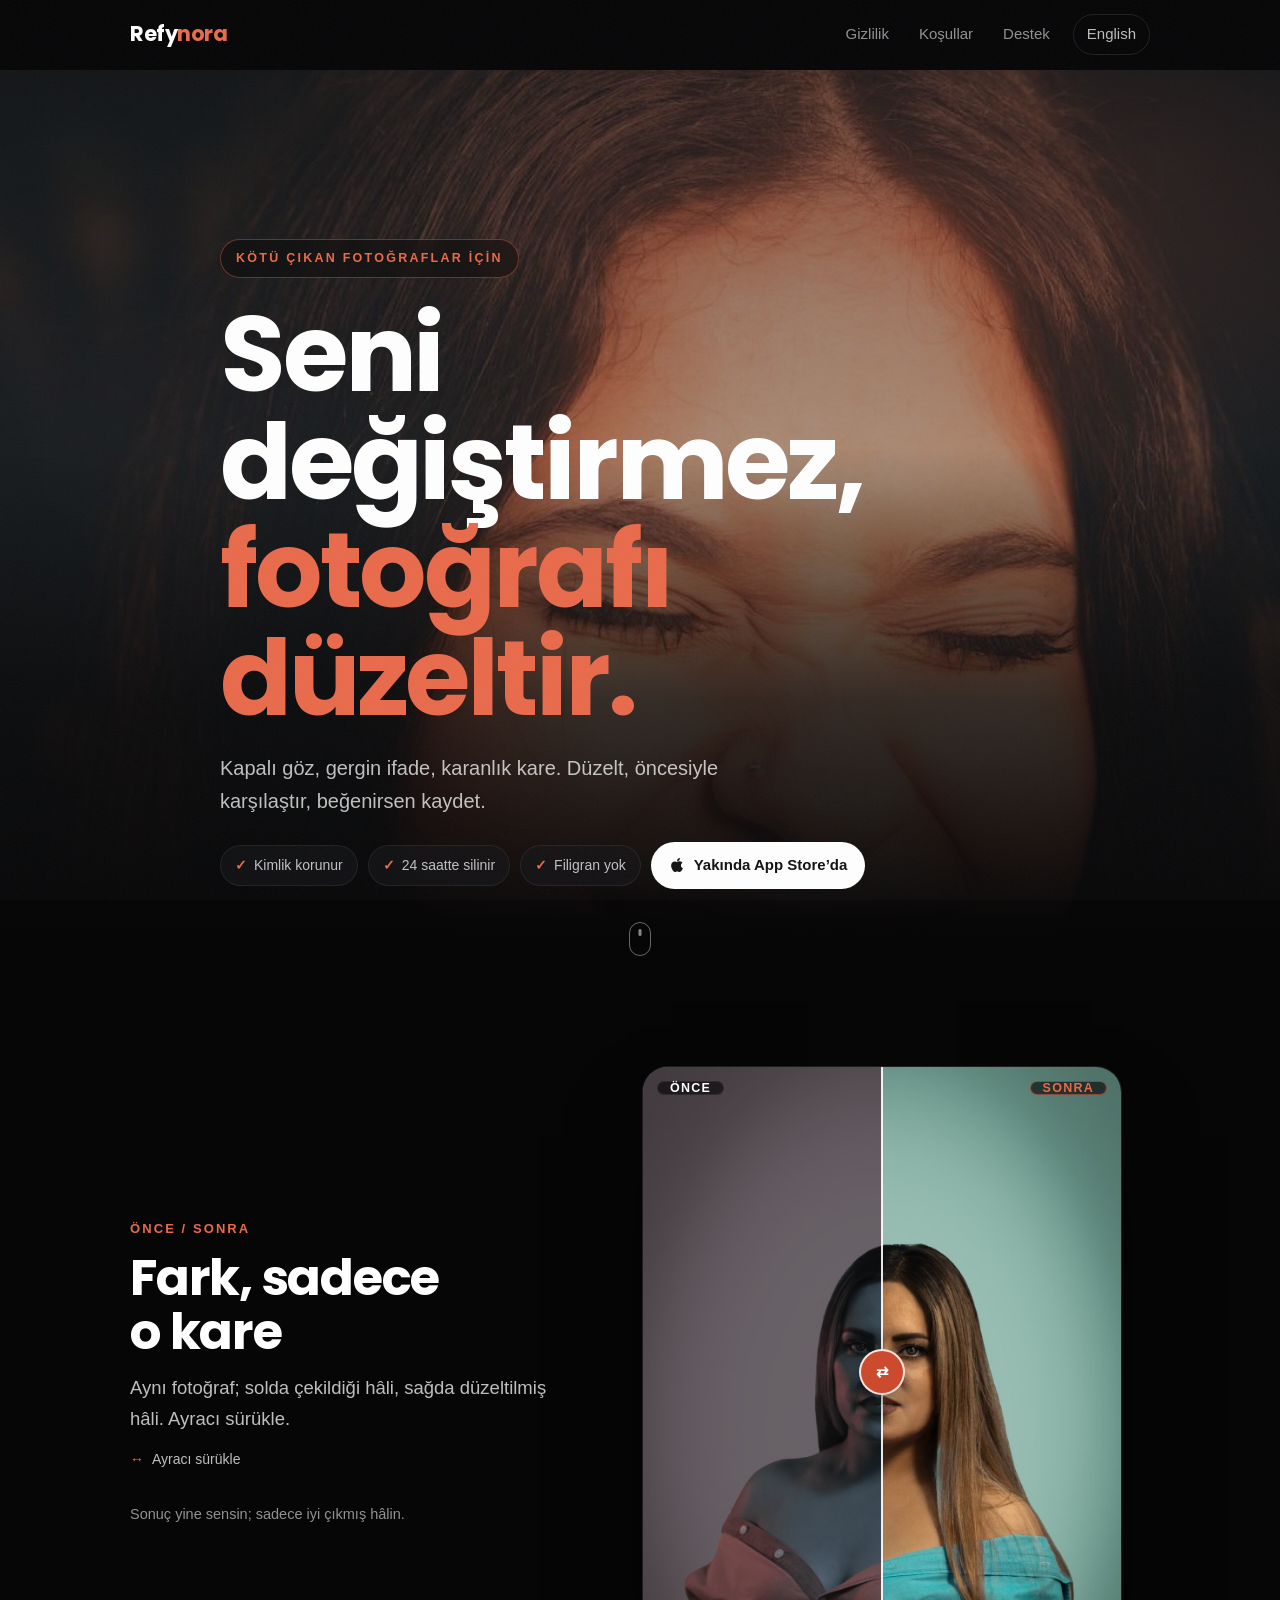
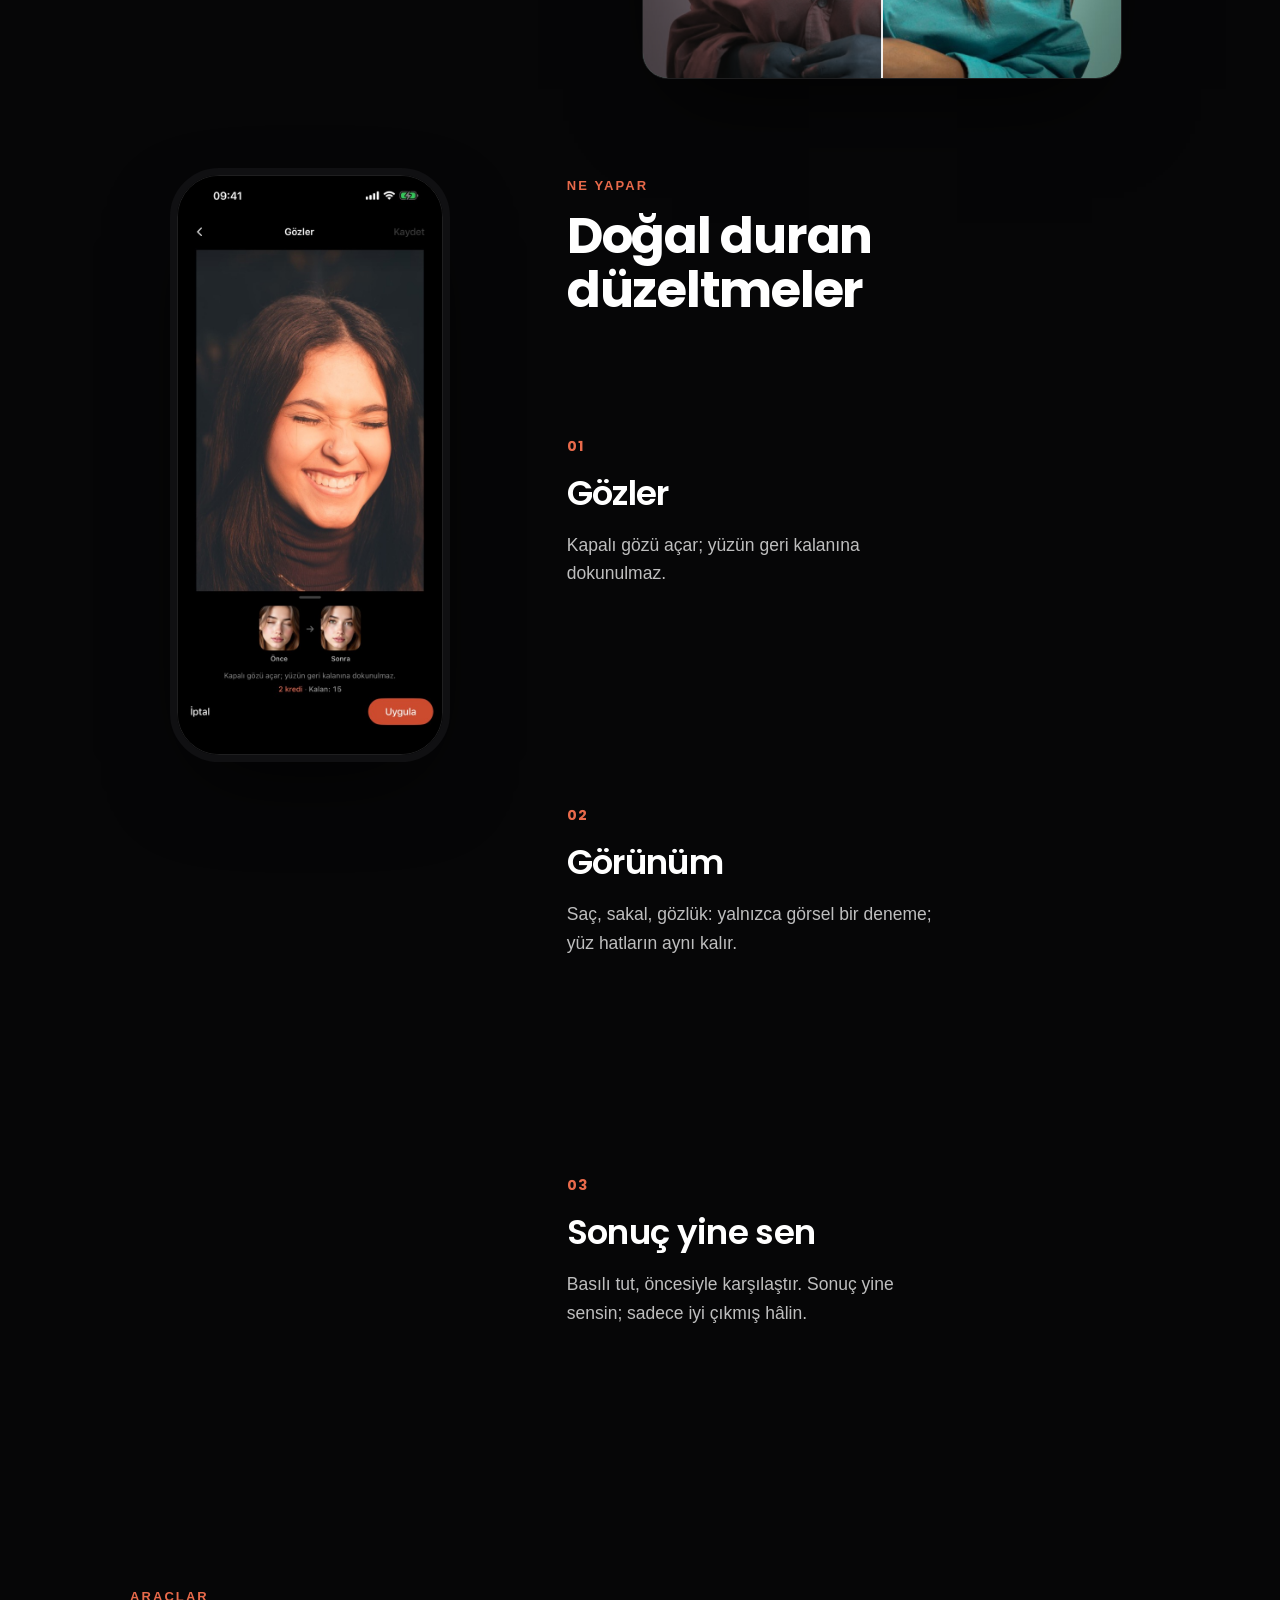
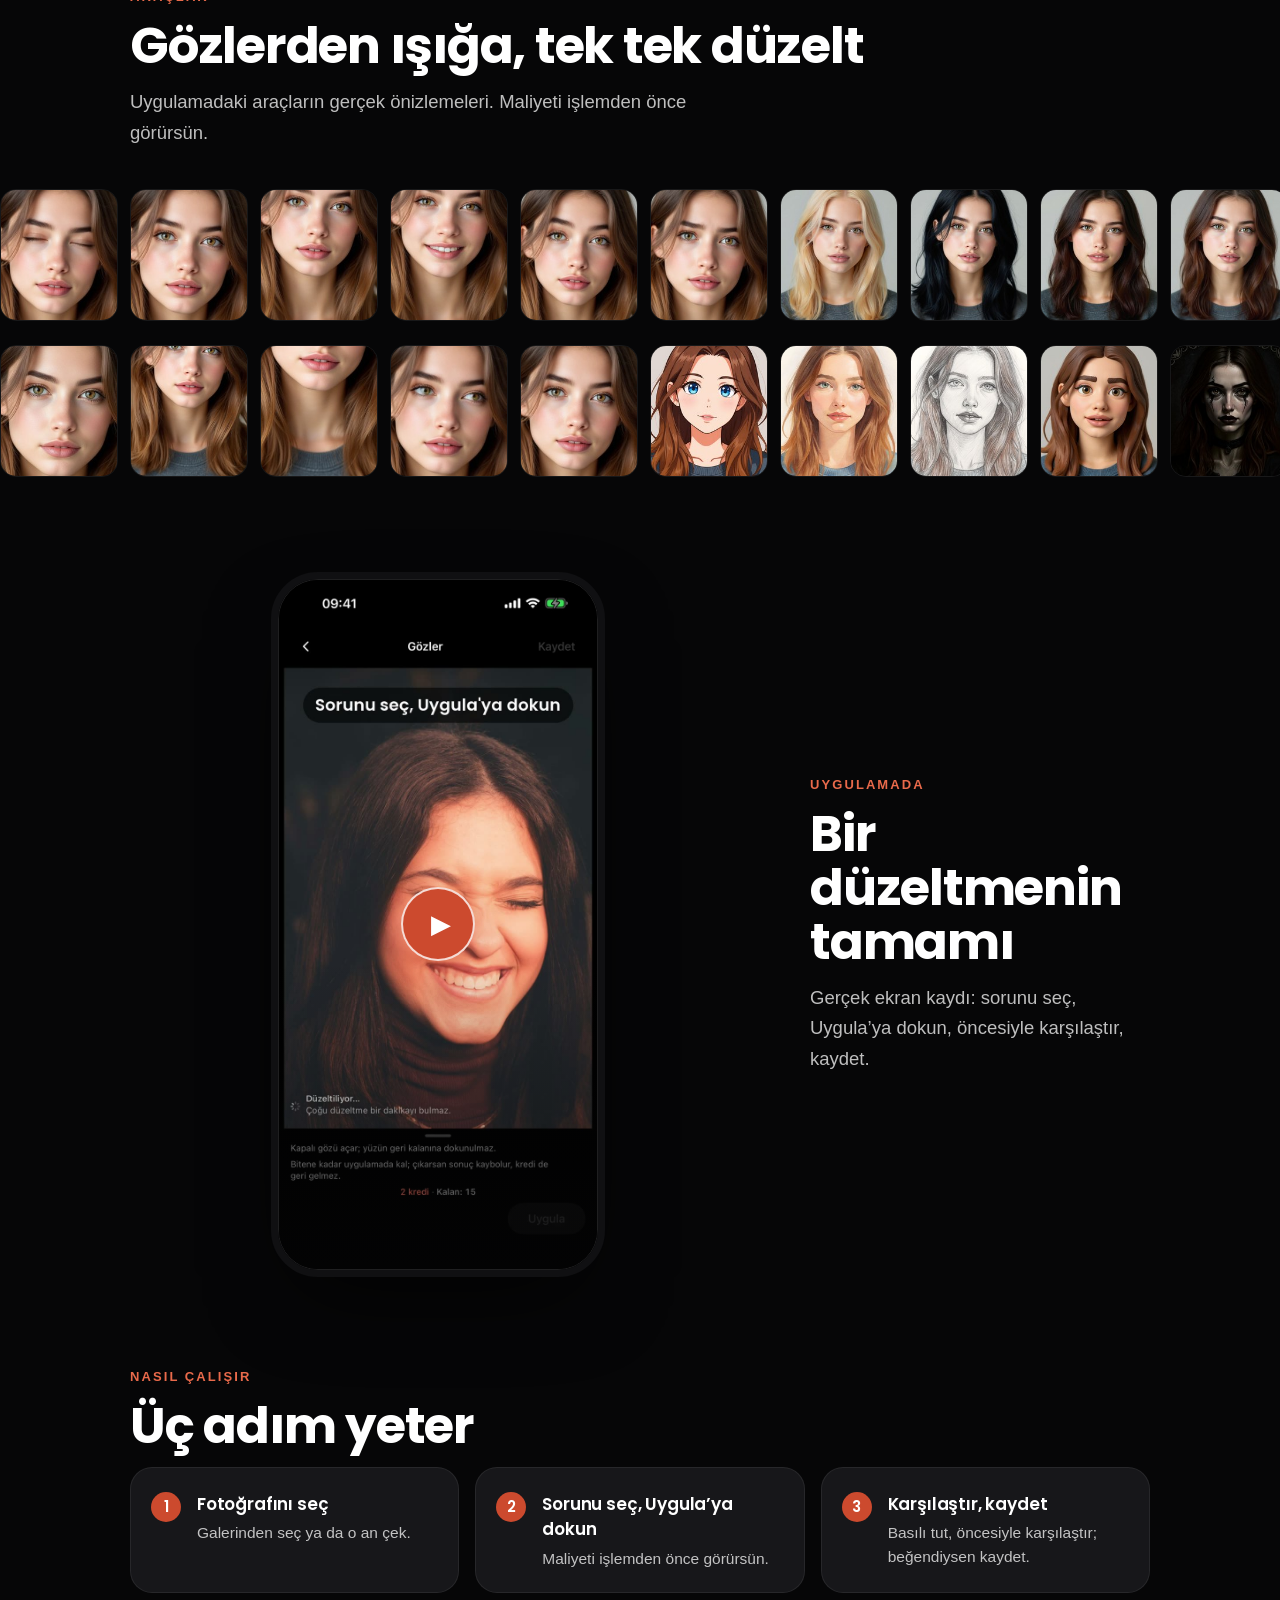
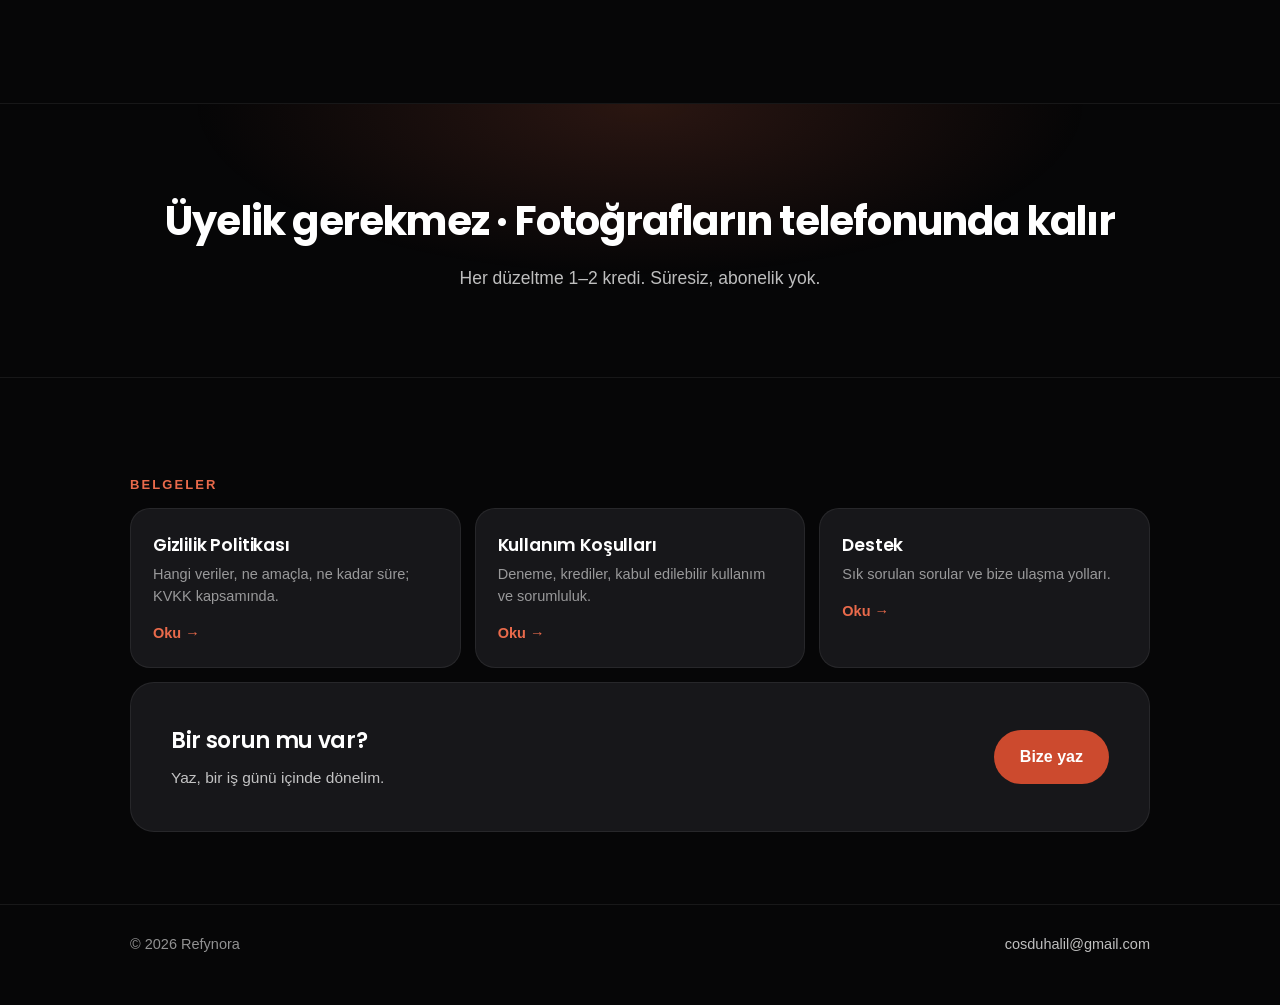
<file: index.html>
<!doctype html>
<html lang="tr">
<head>
<meta charset="utf-8">
<meta name="viewport" content="width=device-width, initial-scale=1">
<script>document.documentElement.classList.add("js")</script>
<title>Refynora · Seni değiştirmez, fotoğrafı düzeltir.</title>
<meta name="description" content="Kapalı göz, gergin ifade, karanlık kare. Düzelt, öncesiyle karşılaştır, beğenirsen kaydet.">
<meta property="og:title" content="Refynora · Seni değiştirmez, fotoğrafı düzeltir.">
<meta property="og:description" content="Kapalı göz, gergin ifade, karanlık kare. Düzelt, öncesiyle karşılaştır, beğenirsen kaydet.">
<meta property="og:type" content="website">
<link rel="alternate" hreflang="tr" href="https://halilcosdu.github.io/refynora-legal/">
<link rel="alternate" hreflang="en" href="https://halilcosdu.github.io/refynora-legal/en/">
<link rel="alternate" hreflang="x-default" href="https://halilcosdu.github.io/refynora-legal/">
<meta name="theme-color" content="#060607">
<link rel="icon" type="image/png" sizes="32x32" href="assets/favicon-32.png">
<link rel="apple-touch-icon" href="assets/icon-180.png">
<link rel="preconnect" href="https://fonts.googleapis.com">
<link rel="preconnect" href="https://fonts.gstatic.com" crossorigin>
<link rel="stylesheet" href="https://fonts.googleapis.com/css2?family=Poppins:wght@500;600;700&display=swap">
<link rel="stylesheet" href="styles.css">
</head>
<body class="cine">
<header class="nav"><div class="nav-in">
  <a class="brand" href="./">Refy<span>nora</span></a>
  <nav><a href="gizlilik/">Gizlilik</a><a href="kosullar/">Koşullar</a><a href="destek/">Destek</a><a class="lang" href="en/" hreflang="en" lang="en">English</a></nav>
</div></header>

<main>
  <section class="hero">
    <div class="hero-bg" role="img" aria-label="Aynı portrenin karanlık ve düzeltilmiş hâlleri"></div>
    <div class="wrap">
      <p class="kicker">KÖTÜ ÇIKAN FOTOĞRAFLAR İÇİN</p>
      <h1><span class="w"><span style="animation-delay:0.12s">Seni</span></span> <span class="w"><span style="animation-delay:0.23s">değiştirmez,</span></span><br><em><span class="w"><span style="animation-delay:0.34s">fotoğrafı</span></span> <span class="w"><span style="animation-delay:0.45s">düzeltir.</span></span></em></h1>
      <p class="sub">Kapalı göz, gergin ifade, karanlık kare. Düzelt, öncesiyle karşılaştır, beğenirsen kaydet.</p>
      <div class="meta-row">
        <ul class="chips"><li>Kimlik korunur</li><li>24 saatte silinir</li><li>Filigran yok</li></ul>
        <p class="soon" style="margin:0"><svg viewBox="0 0 384 512" aria-hidden="true"><path d="M318.7 268.7c-.2-36.7 16.4-64.4 50-84.8-18.8-26.9-47.2-41.7-84.7-44.6-35.5-2.8-74.3 20.7-88.5 20.7-15 0-49.4-19.7-76.4-19.7C63.3 141.2 4 184.8 4 273.5q0 39.3 14.4 81.2c12.8 36.7 59 126.7 107.2 125.2 25.2-.6 43-17.9 75.8-17.9 31.8 0 48.3 17.9 76.4 17.9 48.6-.7 90.4-82.5 102.6-119.3-65.2-30.7-61.7-90-61.7-91.9zm-56.6-164.2c27.3-32.4 24.8-61.9 24-72.5-24.1 1.4-52 16.4-67.9 34.9-17.5 19.8-27.8 44.3-25.6 71.9 26.1 2 49.9-11.4 69.5-34.3z"/></svg><span>Yakında App Store’da</span></p>
        <!-- Yayında: <a class="soon" href="APP_STORE_LINKI"><svg viewBox="0 0 384 512" aria-hidden="true"><path d="M318.7 268.7c-.2-36.7 16.4-64.4 50-84.8-18.8-26.9-47.2-41.7-84.7-44.6-35.5-2.8-74.3 20.7-88.5 20.7-15 0-49.4-19.7-76.4-19.7C63.3 141.2 4 184.8 4 273.5q0 39.3 14.4 81.2c12.8 36.7 59 126.7 107.2 125.2 25.2-.6 43-17.9 75.8-17.9 31.8 0 48.3 17.9 76.4 17.9 48.6-.7 90.4-82.5 102.6-119.3-65.2-30.7-61.7-90-61.7-91.9zm-56.6-164.2c27.3-32.4 24.8-61.9 24-72.5-24.1 1.4-52 16.4-67.9 34.9-17.5 19.8-27.8 44.3-25.6 71.9 26.1 2 49.9-11.4 69.5-34.3z"/></svg><span>App Store</span></a> -->
      </div>
    </div>
    <div class="scroll-cue" aria-hidden="true"></div>
  </section>

  <section class="section compare-sec"><div class="wrap">
    <div class="rv">
      <span class="sk">ÖNCE / SONRA</span>
      <h2>Fark, sadece o kare</h2>
      <p class="lead" style="margin-bottom:0">Aynı fotoğraf; solda çekildiği hâli, sağda düzeltilmiş hâli. Ayracı sürükle.</p>
      <p class="hint">Ayracı sürükle</p>
      <p class="cap">Sonuç yine sensin; sadece iyi çıkmış hâlin.</p>
    </div>
    <div class="compare rv" role="slider" tabindex="0" aria-label="ÖNCE / SONRA" aria-valuemin="0" aria-valuemax="100" aria-valuenow="50">
      <img src="assets/compare.jpg" alt="Aynı portrenin karanlık ve düzeltilmiş hâlleri" width="1100" height="1650" fetchpriority="high">
      <img src="assets/compare.jpg" alt="" aria-hidden="true" class="before" width="1100" height="1650">
      <span class="divider" aria-hidden="true"></span>
      <span class="knob" aria-hidden="true">⇄</span>
      <span class="tag b">ÖNCE</span>
      <span class="tag a">SONRA</span>
    </div>
  </div></section>

  <section class="section theater"><div class="wrap">
    <div class="stage rv"><div class="phone"><img src="assets/tr-eyes.jpg" alt="Gözler aracı: önce ve sonra" width="620" height="1347" loading="lazy" data-beat="0" class=on><img src="assets/tr-hair.jpg" alt="Saç aracı: kesim ve renk seçenekleri" width="620" height="1347" loading="lazy" data-beat="1"><img src="assets/tr-onb.jpg" alt="Karşılama ekranı" width="620" height="1347" loading="lazy" data-beat="2"></div></div>
    <div>
      <span class="sk rv">NE YAPAR</span>
      <h2 class="rv">Doğal duran düzeltmeler</h2>
      <div class="beats"><article class="beat rv" data-beat="0"><span class="no">01</span><h3>Gözler</h3><p>Kapalı gözü açar; yüzün geri kalanına dokunulmaz.</p></article><article class="beat rv" data-beat="1"><span class="no">02</span><h3>Görünüm</h3><p>Saç, sakal, gözlük: yalnızca görsel bir deneme; yüz hatların aynı kalır.</p></article><article class="beat rv" data-beat="2"><span class="no">03</span><h3>Sonuç yine sen</h3><p>Basılı tut, öncesiyle karşılaştır. Sonuç yine sensin; sadece iyi çıkmış hâlin.</p></article></div>
    </div>
  </div></section>

  <section class="section tools-sec">
    <div class="wrap rv">
      <span class="sk">ARAÇLAR</span>
      <h2>Gözlerden ışığa, tek tek düzelt</h2>
      <p class="lead">Uygulamadaki araçların gerçek önizlemeleri. Maliyeti işlemden önce görürsün.</p>
    </div>
    <div class="marquee m1" aria-hidden="true"><img src="assets/tools/eyes-before.jpg" alt="" width="118" height="132" loading="lazy"><img src="assets/tools/eyes-after.jpg" alt="" width="118" height="132" loading="lazy"><img src="assets/tools/smile-before.jpg" alt="" width="118" height="132" loading="lazy"><img src="assets/tools/smile-after.jpg" alt="" width="118" height="132" loading="lazy"><img src="assets/tools/expression-lively.jpg" alt="" width="118" height="132" loading="lazy"><img src="assets/tools/expression-serious.jpg" alt="" width="118" height="132" loading="lazy"><img src="assets/tools/hair-blonde.jpg" alt="" width="118" height="132" loading="lazy"><img src="assets/tools/hair-black.jpg" alt="" width="118" height="132" loading="lazy"><img src="assets/tools/hair-dark-brown.jpg" alt="" width="118" height="132" loading="lazy"><img src="assets/tools/hair-medium-brown.jpg" alt="" width="118" height="132" loading="lazy"><img src="assets/tools/beard-full-beard.jpg" alt="" width="118" height="132" loading="lazy"><img src="assets/tools/beard-stubble.jpg" alt="" width="118" height="132" loading="lazy"><img src="assets/tools/beard-remove.jpg" alt="" width="118" height="132" loading="lazy"><img src="assets/tools/brow-before.jpg" alt="" width="118" height="132" loading="lazy"><img src="assets/tools/eyes-before.jpg" alt="" width="118" height="132" loading="lazy"><img src="assets/tools/eyes-after.jpg" alt="" width="118" height="132" loading="lazy"><img src="assets/tools/smile-before.jpg" alt="" width="118" height="132" loading="lazy"><img src="assets/tools/smile-after.jpg" alt="" width="118" height="132" loading="lazy"><img src="assets/tools/expression-lively.jpg" alt="" width="118" height="132" loading="lazy"><img src="assets/tools/expression-serious.jpg" alt="" width="118" height="132" loading="lazy"><img src="assets/tools/hair-blonde.jpg" alt="" width="118" height="132" loading="lazy"><img src="assets/tools/hair-black.jpg" alt="" width="118" height="132" loading="lazy"><img src="assets/tools/hair-dark-brown.jpg" alt="" width="118" height="132" loading="lazy"><img src="assets/tools/hair-medium-brown.jpg" alt="" width="118" height="132" loading="lazy"><img src="assets/tools/beard-full-beard.jpg" alt="" width="118" height="132" loading="lazy"><img src="assets/tools/beard-stubble.jpg" alt="" width="118" height="132" loading="lazy"><img src="assets/tools/beard-remove.jpg" alt="" width="118" height="132" loading="lazy"><img src="assets/tools/brow-before.jpg" alt="" width="118" height="132" loading="lazy"></div>
    <div class="marquee m2" aria-hidden="true"><img src="assets/tools/brow-after.jpg" alt="" width="118" height="132" loading="lazy"><img src="assets/tools/jaw-after.jpg" alt="" width="118" height="132" loading="lazy"><img src="assets/tools/chin-after.jpg" alt="" width="118" height="132" loading="lazy"><img src="assets/tools/gaze-x.jpg" alt="" width="118" height="132" loading="lazy"><img src="assets/tools/wink-before.jpg" alt="" width="118" height="132" loading="lazy"><img src="assets/tools/fun-anime.jpg" alt="" width="118" height="132" loading="lazy"><img src="assets/tools/fun-watercolor.jpg" alt="" width="118" height="132" loading="lazy"><img src="assets/tools/fun-sketch.jpg" alt="" width="118" height="132" loading="lazy"><img src="assets/tools/fun-clay.jpg" alt="" width="118" height="132" loading="lazy"><img src="assets/tools/fun-gothic.jpg" alt="" width="118" height="132" loading="lazy"><img src="assets/tools/age-younger.jpg" alt="" width="118" height="132" loading="lazy"><img src="assets/tools/age-older.jpg" alt="" width="118" height="132" loading="lazy"><img src="assets/tools/mouth-aaa.jpg" alt="" width="118" height="132" loading="lazy"><img src="assets/tools/fun-pixel-art.jpg" alt="" width="118" height="132" loading="lazy"><img src="assets/tools/brow-after.jpg" alt="" width="118" height="132" loading="lazy"><img src="assets/tools/jaw-after.jpg" alt="" width="118" height="132" loading="lazy"><img src="assets/tools/chin-after.jpg" alt="" width="118" height="132" loading="lazy"><img src="assets/tools/gaze-x.jpg" alt="" width="118" height="132" loading="lazy"><img src="assets/tools/wink-before.jpg" alt="" width="118" height="132" loading="lazy"><img src="assets/tools/fun-anime.jpg" alt="" width="118" height="132" loading="lazy"><img src="assets/tools/fun-watercolor.jpg" alt="" width="118" height="132" loading="lazy"><img src="assets/tools/fun-sketch.jpg" alt="" width="118" height="132" loading="lazy"><img src="assets/tools/fun-clay.jpg" alt="" width="118" height="132" loading="lazy"><img src="assets/tools/fun-gothic.jpg" alt="" width="118" height="132" loading="lazy"><img src="assets/tools/age-younger.jpg" alt="" width="118" height="132" loading="lazy"><img src="assets/tools/age-older.jpg" alt="" width="118" height="132" loading="lazy"><img src="assets/tools/mouth-aaa.jpg" alt="" width="118" height="132" loading="lazy"><img src="assets/tools/fun-pixel-art.jpg" alt="" width="118" height="132" loading="lazy"></div>
  </section>

  <section class="section video-sec"><div class="wrap">
    <div class="vphone rv">
      <video playsinline preload="none" poster="assets/preview-poster-tr.jpg" width="720" height="1560">
        <source src="assets/preview-tr.mp4" type="video/mp4">
      </video>
      <button class="vplay" type="button" aria-label="Tanıtımı oynat"><span>▶</span></button>
    </div>
    <div class="rv">
      <span class="sk">UYGULAMADA</span>
      <h2>Bir düzeltmenin tamamı</h2>
      <p class="lead" style="margin-bottom:0">Gerçek ekran kaydı: sorunu seç, Uygula’ya dokun, öncesiyle karşılaştır, kaydet.</p>
    </div>
  </div></section>

  <section class="section"><div class="wrap">
    <span class="sk rv">NASIL ÇALIŞIR</span>
    <h2 class="rv">Üç adım yeter</h2>
    <ol class="steps rv"><li><b>Fotoğrafını seç</b>Galerinden seç ya da o an çek.</li><li><b>Sorunu seç, Uygula’ya dokun</b>Maliyeti işlemden önce görürsün.</li><li><b>Karşılaştır, kaydet</b>Basılı tut, öncesiyle karşılaştır; beğendiysen kaydet.</li></ol>
  </div></section>

  <section class="strip"><div class="wrap rv">
    <p class="big">Üyelik gerekmez · Fotoğrafların telefonunda kalır</p>
    <p class="sub">Her düzeltme 1–2 kredi. Süresiz, abonelik yok.</p>
  </div></section>

  <section class="section"><div class="wrap rv">
    <span class="sk">BELGELER</span>
    <div class="cards"><a class="card" href="gizlilik/"><b>Gizlilik Politikası</b><span>Hangi veriler, ne amaçla, ne kadar süre; KVKK kapsamında.</span><em>Oku →</em></a><a class="card" href="kosullar/"><b>Kullanım Koşulları</b><span>Deneme, krediler, kabul edilebilir kullanım ve sorumluluk.</span><em>Oku →</em></a><a class="card" href="destek/"><b>Destek</b><span>Sık sorulan sorular ve bize ulaşma yolları.</span><em>Oku →</em></a></div>
    <div class="support-card">
      <div><h3>Bir sorun mu var?</h3><p>Yaz, bir iş günü içinde dönelim.</p></div>
      <a class="btn" href="mailto:cosduhalil@gmail.com">Bize yaz</a>
    </div>
  </div></section>
</main>

<footer class="site"><div class="wrap">
  <span>© 2026 Refynora</span>
  <a href="mailto:cosduhalil@gmail.com">cosduhalil@gmail.com</a>
</div></footer>
<script>
(() => {
  const reduce = matchMedia('(prefers-reduced-motion: reduce)').matches;
  const rv = [...document.querySelectorAll('.rv')];
  const shots = [...document.querySelectorAll('.phone img[data-beat]')];
  const beats = [...document.querySelectorAll('.beat')];

  // Tek kaydırma motoru: açığa çıkma + tiyatro. IntersectionObserver
  // KULLANILMAZ - bazı tarayıcı/uzantı bileşimlerinde hiç ateşlemediği
  // ölçüldü; rAF kısıtlı scroll her yerde deterministik.
  let tick = false;
  const paint = () => {
    tick = false;
    const vh = innerHeight;
    rv.forEach(el => {
      if (!el.classList.contains('in') && el.getBoundingClientRect().top < vh * .88) el.classList.add('in');
    });
    if (shots.length && beats.length) {
      let best = null, dist = Infinity;
      beats.forEach(b => {
        const r = b.getBoundingClientRect();
        const d = Math.abs((r.top + r.bottom) / 2 - vh / 2);
        if (d < dist) { dist = d; best = b.dataset.beat; }
      });
      shots.forEach(img => img.classList.toggle('on', img.dataset.beat === best));
    }
  };
  const ask = () => { if (!tick) { tick = true; requestAnimationFrame(paint); } };
  if (reduce) { rv.forEach(el => el.classList.add('in')); }
  addEventListener('scroll', ask, {passive: true});
  addEventListener('resize', ask, {passive: true});
  paint();

  // Önce/Sonra kaydırıcısı
  const cmp = document.querySelector('.compare');
  if (cmp) {
    const set = (clientX) => {
      const r = cmp.getBoundingClientRect();
      const p = Math.min(95, Math.max(5, (clientX - r.left) / r.width * 100));
      cmp.style.setProperty('--pos', p + '%');
      cmp.setAttribute('aria-valuenow', Math.round(p));
    };
    cmp.addEventListener('pointerdown', e => {
      try { cmp.setPointerCapture(e.pointerId); } catch (_) {}
      set(e.clientX);
    });
    cmp.addEventListener('pointermove', e => { if (e.pressure > 0 || e.buttons) set(e.clientX); });
    cmp.addEventListener('keydown', e => {
      if (e.key !== 'ArrowLeft' && e.key !== 'ArrowRight') return;
      e.preventDefault();
      const cur = parseFloat(cmp.style.getPropertyValue('--pos')) || 50;
      const r = cmp.getBoundingClientRect();
      set(r.left + r.width * (cur + (e.key === 'ArrowRight' ? 4 : -4)) / 100);
    });
  }

  // Video: dokun-oynat
  const btn = document.querySelector('.vplay');
  if (btn) btn.addEventListener('click', () => {
    const v = btn.parentElement.querySelector('video');
    btn.remove(); v.controls = true; v.play();
  });
})();
</script>
</body>
</html>
</file>
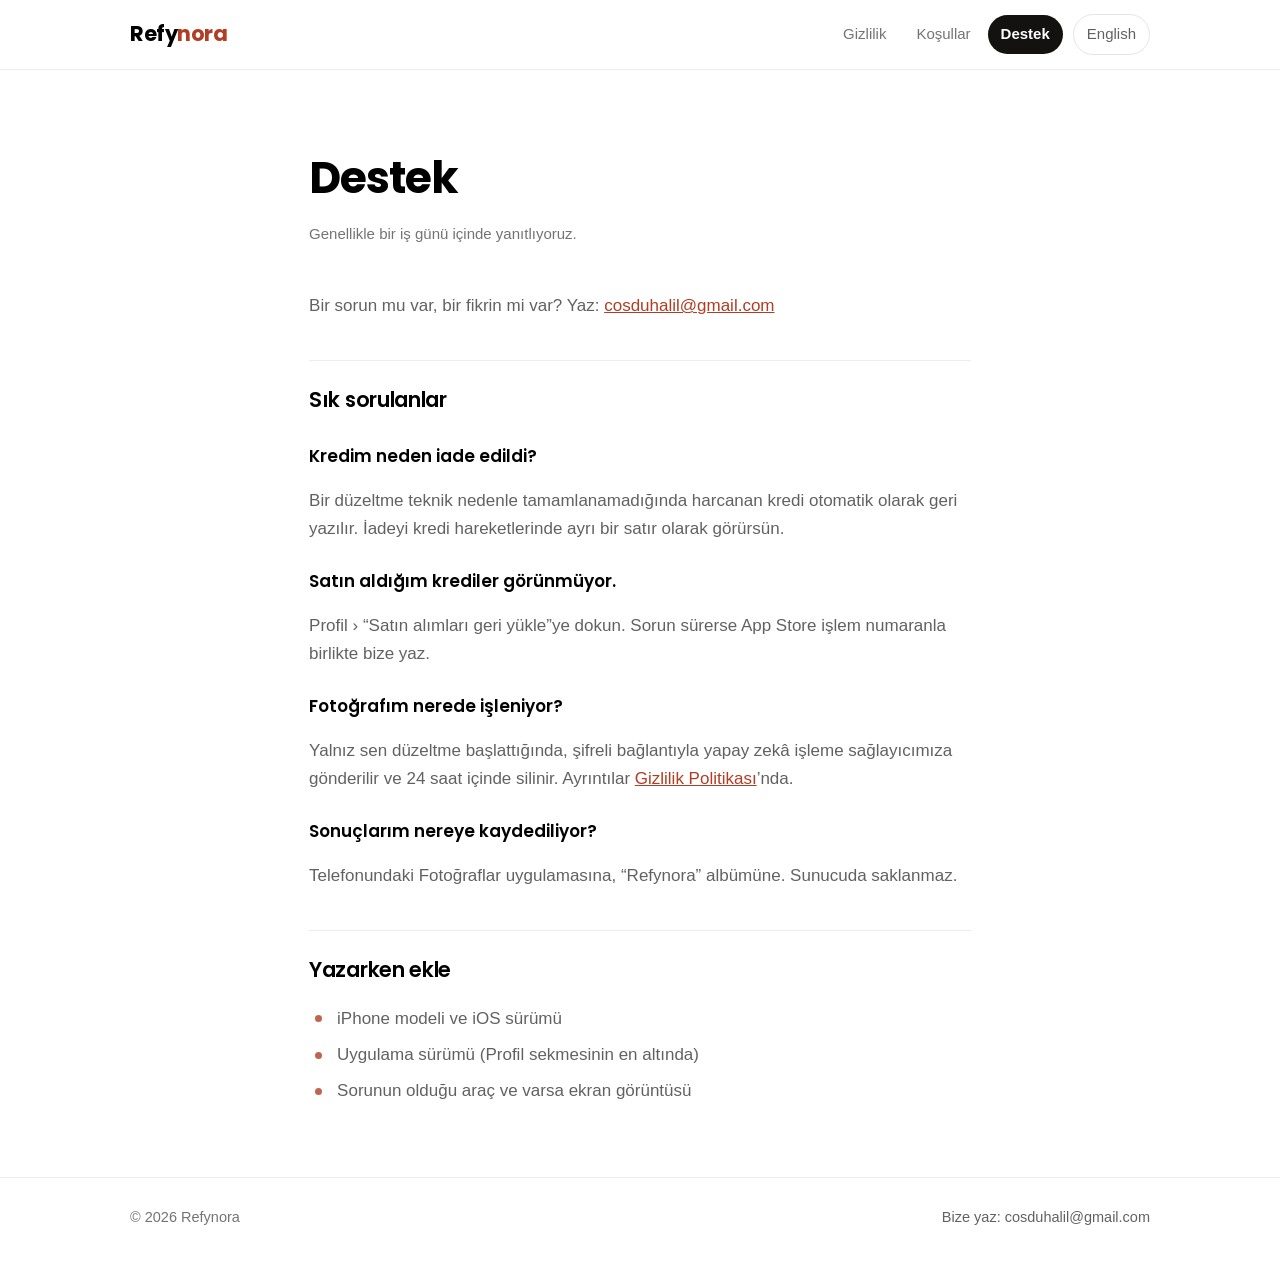
<file: destek/index.html>
<!doctype html>
<html lang="tr">
<head>
<meta charset="utf-8">
<meta name="viewport" content="width=device-width, initial-scale=1">
<title>Destek · Refynora</title>
<meta name="description" content="Refynora desteği ve sık sorulanlar.">
<meta property="og:title" content="Destek · Refynora">
<meta property="og:description" content="Refynora desteği ve sık sorulanlar.">
<meta property="og:image" content="https://halilcosdu.github.io/refynora-legal/assets/icon-180.png">
<meta name="theme-color" content="#000000" media="(prefers-color-scheme: dark)">
<meta name="theme-color" content="#ffffff" media="(prefers-color-scheme: light)">
<link rel="icon" type="image/png" sizes="32x32" href="../assets/favicon-32.png">
<link rel="apple-touch-icon" href="../assets/icon-180.png">
<link rel="alternate" hreflang="tr" href="https://halilcosdu.github.io/refynora-legal/destek/">
<link rel="alternate" hreflang="en" href="https://halilcosdu.github.io/refynora-legal/support/">
<link rel="preconnect" href="https://fonts.googleapis.com">
<link rel="preconnect" href="https://fonts.gstatic.com" crossorigin>
<link href="https://fonts.googleapis.com/css2?family=Poppins:wght@500;600;700&display=swap" rel="stylesheet">
<link rel="stylesheet" href="../styles.css">
</head>
<body>
<div class="nav"><div class="nav-in">
  <a class="brand" href="../">Refy<span>nora</span></a>
  <nav><a href="../gizlilik/">Gizlilik</a><a href="../kosullar/">Koşullar</a><a href="../destek/" aria-current="page">Destek</a><a class="lang" href="../support/">English</a></nav>
</div></div>
<header class="doc-head"><div class="wrap">
  <h1>Destek</h1>
  <p class="meta">Genellikle bir iş günü içinde yanıtlıyoruz.</p>
</div></header>
<main class="wrap prose">
<p>Bir sorun mu var, bir fikrin mi var? Yaz: <a href="mailto:cosduhalil@gmail.com">cosduhalil@gmail.com</a></p>

<h2>Sık sorulanlar</h2>
<h3>Kredim neden iade edildi?</h3>
<p>Bir düzeltme teknik nedenle tamamlanamadığında harcanan kredi otomatik olarak geri yazılır. İadeyi kredi hareketlerinde ayrı bir satır olarak görürsün.</p>

<h3>Satın aldığım krediler görünmüyor.</h3>
<p>Profil › “Satın alımları geri yükle”ye dokun. Sorun sürerse App Store işlem numaranla birlikte bize yaz.</p>

<h3>Fotoğrafım nerede işleniyor?</h3>
<p>Yalnız sen düzeltme başlattığında, şifreli bağlantıyla yapay zekâ işleme sağlayıcımıza gönderilir ve 24 saat içinde silinir. Ayrıntılar <a href="../gizlilik/">Gizlilik Politikası</a>’nda.</p>

<h3>Sonuçlarım nereye kaydediliyor?</h3>
<p>Telefonundaki Fotoğraflar uygulamasına, “Refynora” albümüne. Sunucuda saklanmaz.</p>

<h2>Yazarken ekle</h2>
<ul>
  <li>iPhone modeli ve iOS sürümü</li>
  <li>Uygulama sürümü (Profil sekmesinin en altında)</li>
  <li>Sorunun olduğu araç ve varsa ekran görüntüsü</li>
</ul>
</main>
<footer class="site"><div class="wrap">
  <span>© 2026 Refynora</span>
  <a href="mailto:cosduhalil@gmail.com">Bize yaz: cosduhalil@gmail.com</a>
</div></footer>
</body>
</html>
</file>
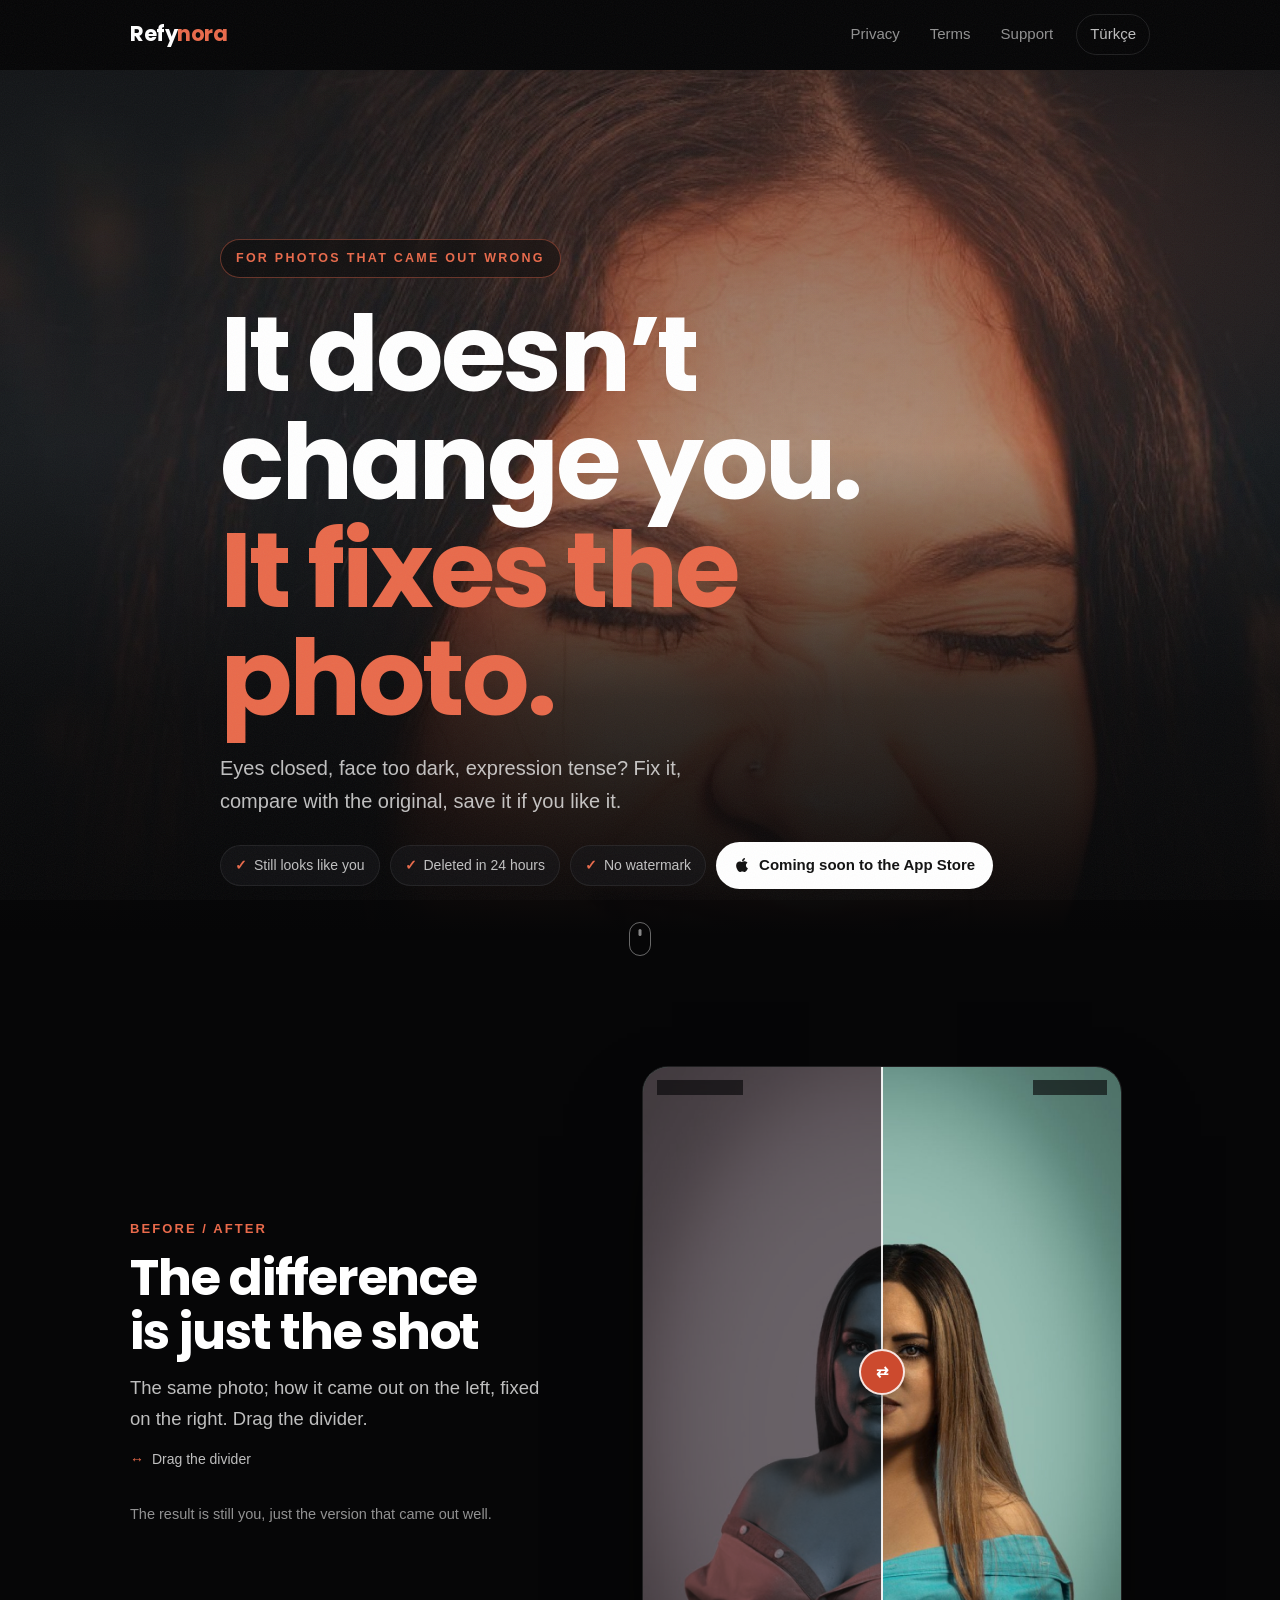
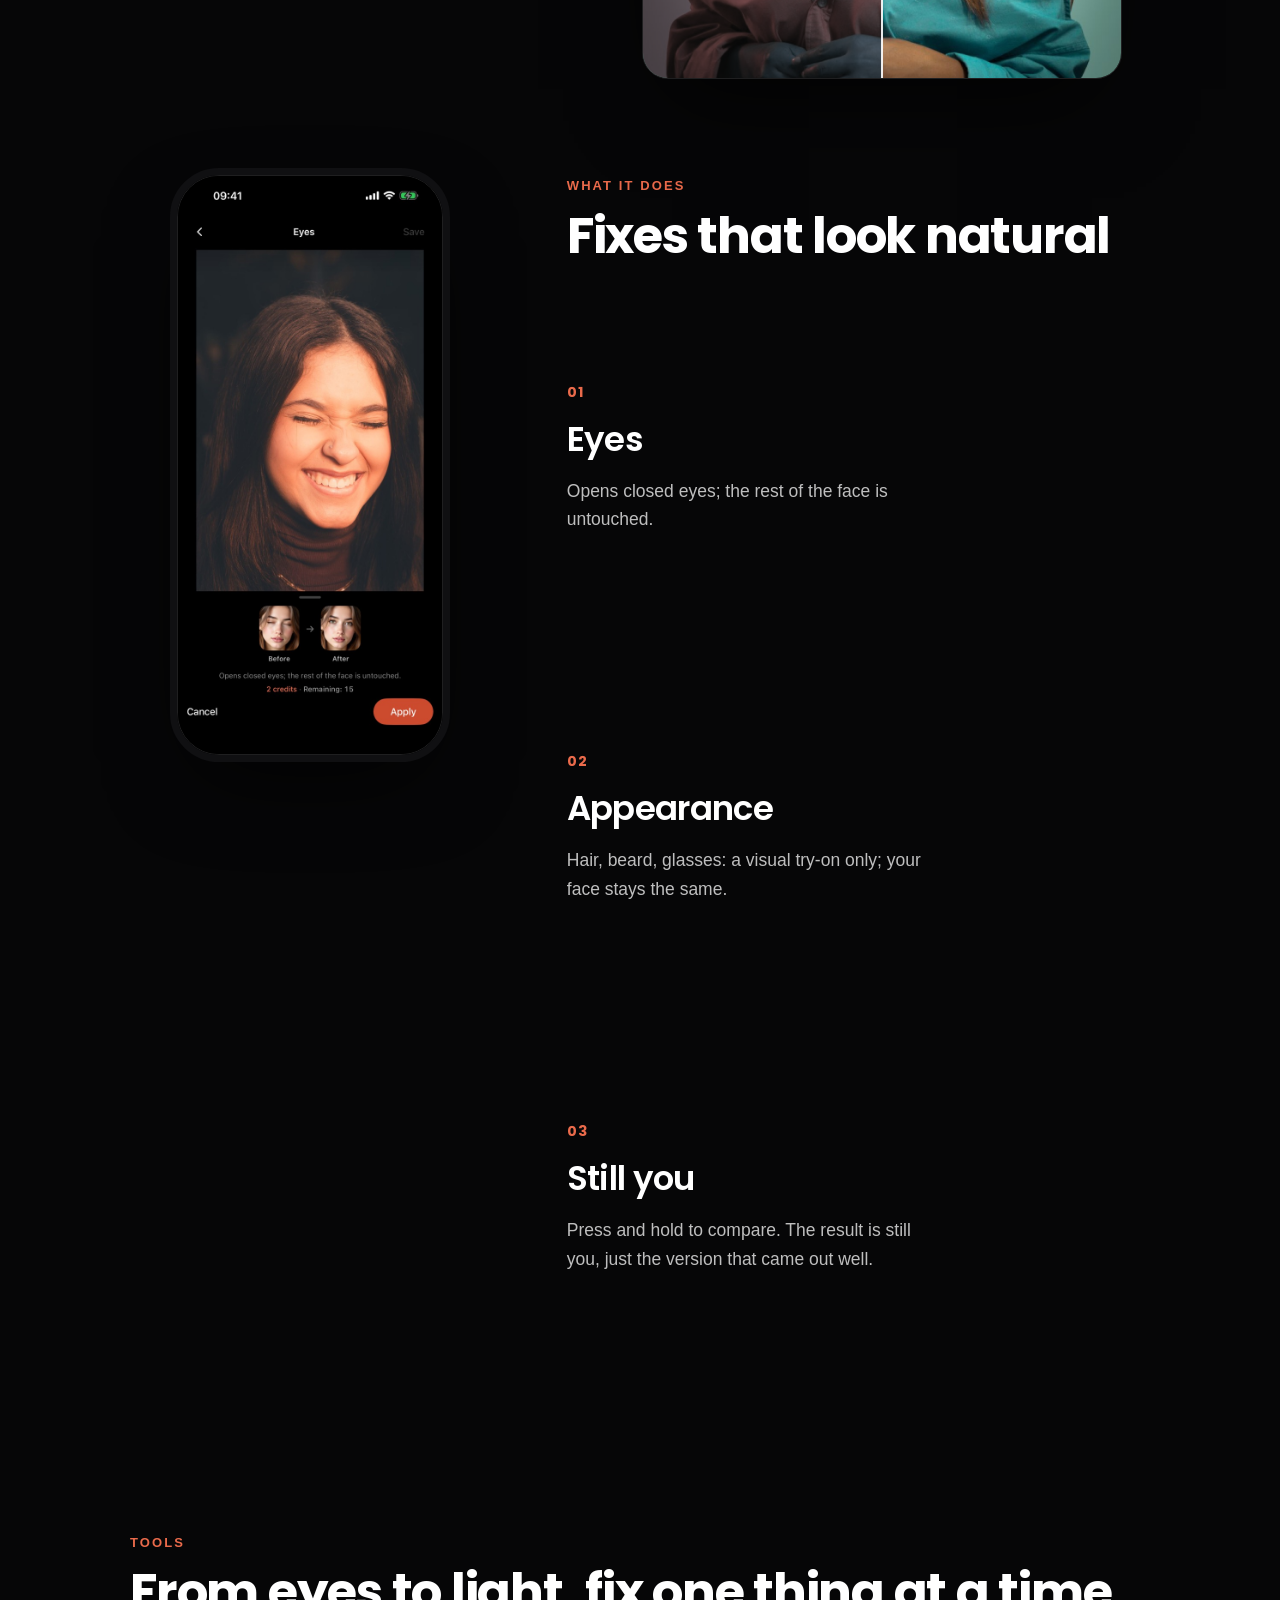
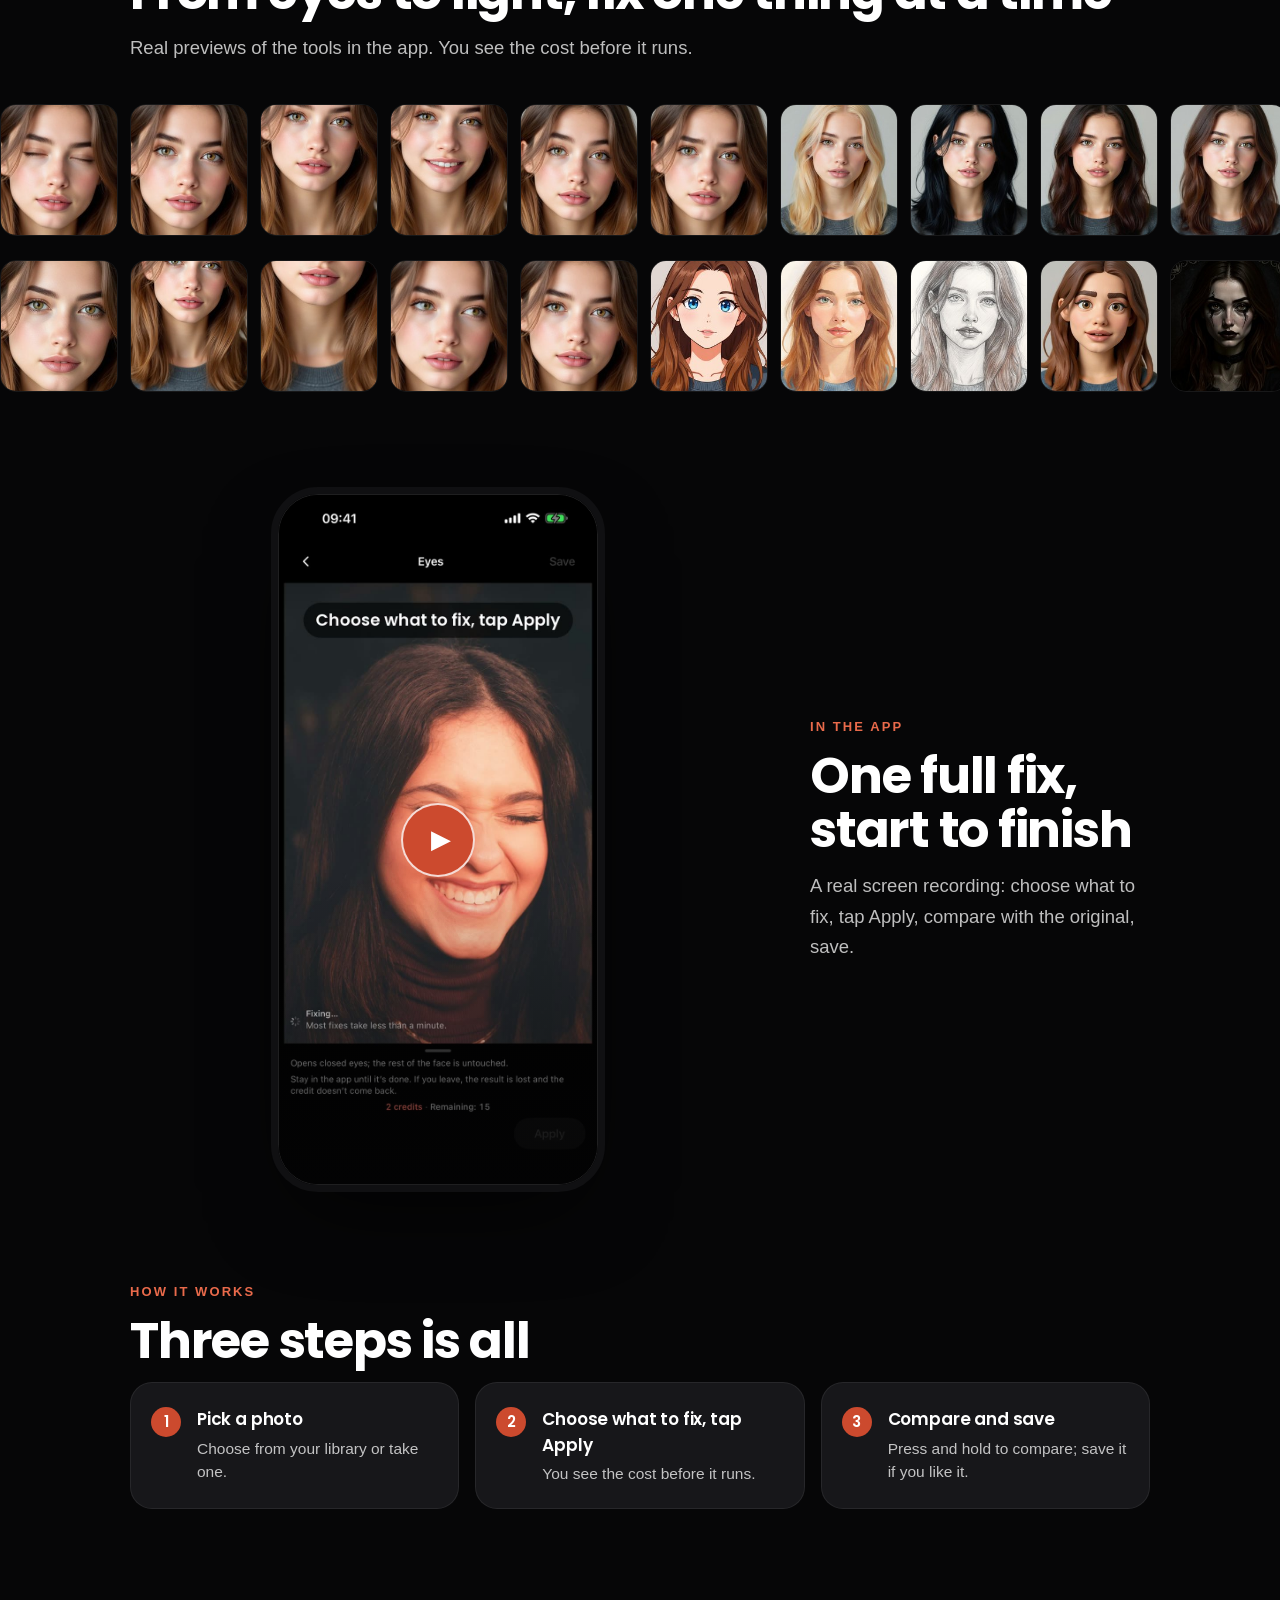
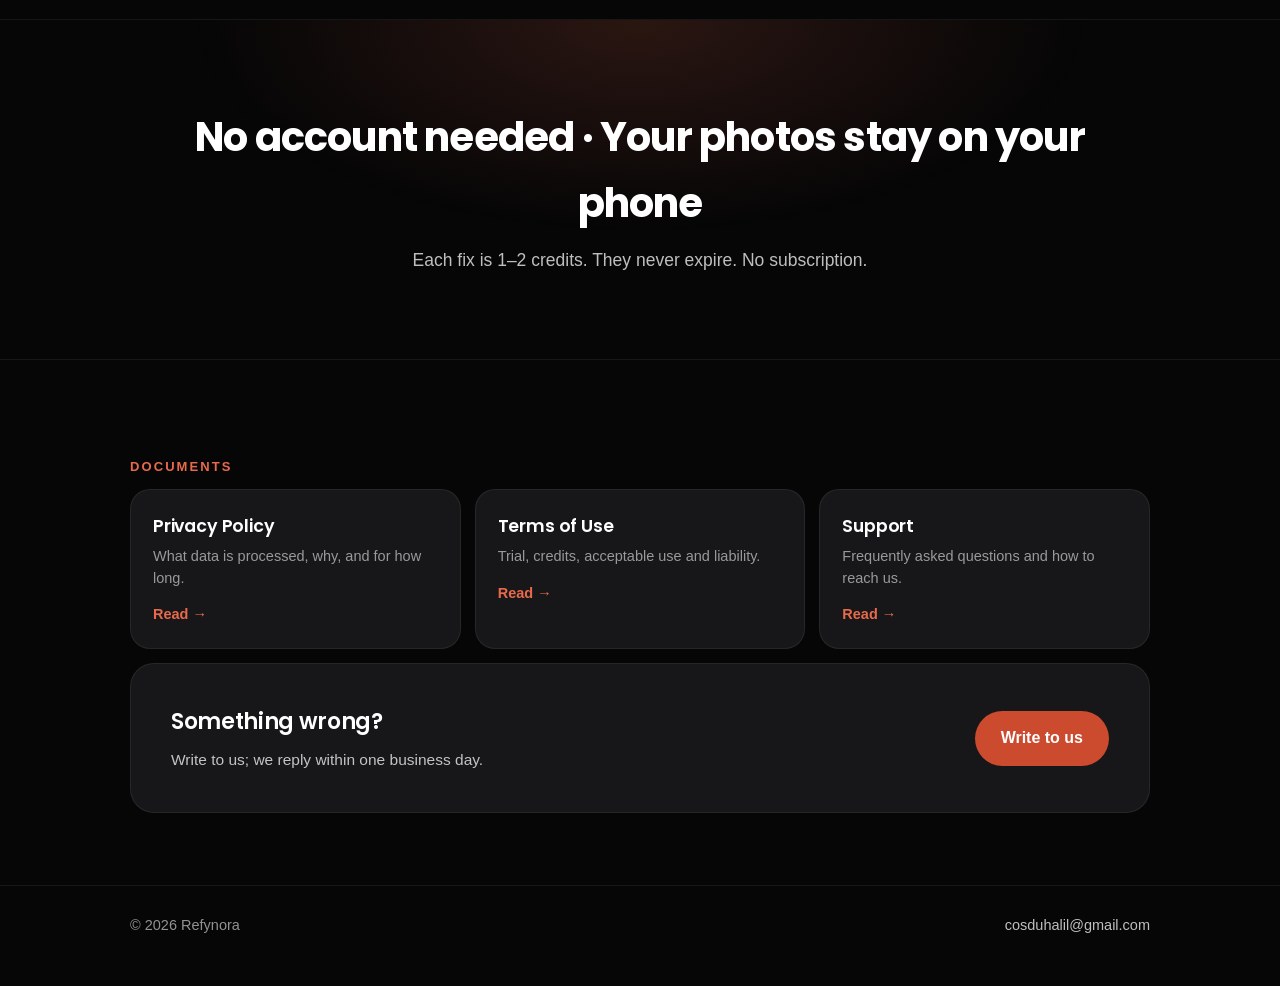
<file: en/index.html>
<!doctype html>
<html lang="en">
<head>
<meta charset="utf-8">
<meta name="viewport" content="width=device-width, initial-scale=1">
<script>document.documentElement.classList.add("js")</script>
<title>Refynora · It doesn’t change you, it fixes the photo.</title>
<meta name="description" content="Eyes closed, face too dark, expression tense? Fix it, compare with the original, save it if you like it.">
<meta property="og:title" content="Refynora · It doesn’t change you, it fixes the photo.">
<meta property="og:description" content="Eyes closed, face too dark, expression tense? Fix it, compare with the original, save it if you like it.">
<meta property="og:type" content="website">
<link rel="alternate" hreflang="tr" href="https://halilcosdu.github.io/refynora-legal/">
<link rel="alternate" hreflang="en" href="https://halilcosdu.github.io/refynora-legal/en/">
<link rel="alternate" hreflang="x-default" href="https://halilcosdu.github.io/refynora-legal/">
<meta name="theme-color" content="#060607">
<link rel="icon" type="image/png" sizes="32x32" href="../assets/favicon-32.png">
<link rel="apple-touch-icon" href="../assets/icon-180.png">
<link rel="preconnect" href="https://fonts.googleapis.com">
<link rel="preconnect" href="https://fonts.gstatic.com" crossorigin>
<link rel="stylesheet" href="https://fonts.googleapis.com/css2?family=Poppins:wght@500;600;700&display=swap">
<link rel="stylesheet" href="../styles.css">
</head>
<body class="cine en">
<header class="nav"><div class="nav-in">
  <a class="brand" href="./">Refy<span>nora</span></a>
  <nav><a href="../privacy/">Privacy</a><a href="../terms/">Terms</a><a href="../support/">Support</a><a class="lang" href="../" hreflang="tr" lang="tr">Türkçe</a></nav>
</div></header>

<main>
  <section class="hero">
    <div class="hero-bg" role="img" aria-label="The same portrait, dark and fixed"></div>
    <div class="wrap">
      <p class="kicker">FOR PHOTOS THAT CAME OUT WRONG</p>
      <h1><span class="w"><span style="animation-delay:0.12s">It</span></span> <span class="w"><span style="animation-delay:0.12s">doesn’t</span></span> <span class="w"><span style="animation-delay:0.23s">change</span></span> <span class="w"><span style="animation-delay:0.23s">you.</span></span><br><em><span class="w"><span style="animation-delay:0.34s">It</span></span> <span class="w"><span style="animation-delay:0.34s">fixes</span></span> <span class="w"><span style="animation-delay:0.45s">the</span></span> <span class="w"><span style="animation-delay:0.45s">photo.</span></span></em></h1>
      <p class="sub">Eyes closed, face too dark, expression tense? Fix it, compare with the original, save it if you like it.</p>
      <div class="meta-row">
        <ul class="chips"><li>Still looks like you</li><li>Deleted in 24 hours</li><li>No watermark</li></ul>
        <p class="soon" style="margin:0"><svg viewBox="0 0 384 512" aria-hidden="true"><path d="M318.7 268.7c-.2-36.7 16.4-64.4 50-84.8-18.8-26.9-47.2-41.7-84.7-44.6-35.5-2.8-74.3 20.7-88.5 20.7-15 0-49.4-19.7-76.4-19.7C63.3 141.2 4 184.8 4 273.5q0 39.3 14.4 81.2c12.8 36.7 59 126.7 107.2 125.2 25.2-.6 43-17.9 75.8-17.9 31.8 0 48.3 17.9 76.4 17.9 48.6-.7 90.4-82.5 102.6-119.3-65.2-30.7-61.7-90-61.7-91.9zm-56.6-164.2c27.3-32.4 24.8-61.9 24-72.5-24.1 1.4-52 16.4-67.9 34.9-17.5 19.8-27.8 44.3-25.6 71.9 26.1 2 49.9-11.4 69.5-34.3z"/></svg><span>Coming soon to the App Store</span></p>
        <!-- Yayında: <a class="soon" href="APP_STORE_LINKI"><svg viewBox="0 0 384 512" aria-hidden="true"><path d="M318.7 268.7c-.2-36.7 16.4-64.4 50-84.8-18.8-26.9-47.2-41.7-84.7-44.6-35.5-2.8-74.3 20.7-88.5 20.7-15 0-49.4-19.7-76.4-19.7C63.3 141.2 4 184.8 4 273.5q0 39.3 14.4 81.2c12.8 36.7 59 126.7 107.2 125.2 25.2-.6 43-17.9 75.8-17.9 31.8 0 48.3 17.9 76.4 17.9 48.6-.7 90.4-82.5 102.6-119.3-65.2-30.7-61.7-90-61.7-91.9zm-56.6-164.2c27.3-32.4 24.8-61.9 24-72.5-24.1 1.4-52 16.4-67.9 34.9-17.5 19.8-27.8 44.3-25.6 71.9 26.1 2 49.9-11.4 69.5-34.3z"/></svg><span>App Store</span></a> -->
      </div>
    </div>
    <div class="scroll-cue" aria-hidden="true"></div>
  </section>

  <section class="section compare-sec"><div class="wrap">
    <div class="rv">
      <span class="sk">BEFORE / AFTER</span>
      <h2>The difference is just the shot</h2>
      <p class="lead" style="margin-bottom:0">The same photo; how it came out on the left, fixed on the right. Drag the divider.</p>
      <p class="hint">Drag the divider</p>
      <p class="cap">The result is still you, just the version that came out well.</p>
    </div>
    <div class="compare rv" role="slider" tabindex="0" aria-label="BEFORE / AFTER" aria-valuemin="0" aria-valuemax="100" aria-valuenow="50">
      <img src="../assets/compare.jpg" alt="The same portrait, dark and fixed" width="1100" height="1650" fetchpriority="high">
      <img src="../assets/compare.jpg" alt="" aria-hidden="true" class="before" width="1100" height="1650">
      <span class="divider" aria-hidden="true"></span>
      <span class="knob" aria-hidden="true">⇄</span>
      <span class="tag b">BEFORE</span>
      <span class="tag a">AFTER</span>
    </div>
  </div></section>

  <section class="section theater"><div class="wrap">
    <div class="stage rv"><div class="phone"><img src="../assets/en-eyes.jpg" alt="Eyes tool: before and after" width="620" height="1347" loading="lazy" data-beat="0" class=on><img src="../assets/en-hair.jpg" alt="Hair tool: cut and colour options" width="620" height="1347" loading="lazy" data-beat="1"><img src="../assets/en-onb.jpg" alt="Welcome screen" width="620" height="1347" loading="lazy" data-beat="2"></div></div>
    <div>
      <span class="sk rv">WHAT IT DOES</span>
      <h2 class="rv">Fixes that look natural</h2>
      <div class="beats"><article class="beat rv" data-beat="0"><span class="no">01</span><h3>Eyes</h3><p>Opens closed eyes; the rest of the face is untouched.</p></article><article class="beat rv" data-beat="1"><span class="no">02</span><h3>Appearance</h3><p>Hair, beard, glasses: a visual try-on only; your face stays the same.</p></article><article class="beat rv" data-beat="2"><span class="no">03</span><h3>Still you</h3><p>Press and hold to compare. The result is still you, just the version that came out well.</p></article></div>
    </div>
  </div></section>

  <section class="section tools-sec">
    <div class="wrap rv">
      <span class="sk">TOOLS</span>
      <h2>From eyes to light, fix one thing at a time</h2>
      <p class="lead">Real previews of the tools in the app. You see the cost before it runs.</p>
    </div>
    <div class="marquee m1" aria-hidden="true"><img src="../assets/tools/eyes-before.jpg" alt="" width="118" height="132" loading="lazy"><img src="../assets/tools/eyes-after.jpg" alt="" width="118" height="132" loading="lazy"><img src="../assets/tools/smile-before.jpg" alt="" width="118" height="132" loading="lazy"><img src="../assets/tools/smile-after.jpg" alt="" width="118" height="132" loading="lazy"><img src="../assets/tools/expression-lively.jpg" alt="" width="118" height="132" loading="lazy"><img src="../assets/tools/expression-serious.jpg" alt="" width="118" height="132" loading="lazy"><img src="../assets/tools/hair-blonde.jpg" alt="" width="118" height="132" loading="lazy"><img src="../assets/tools/hair-black.jpg" alt="" width="118" height="132" loading="lazy"><img src="../assets/tools/hair-dark-brown.jpg" alt="" width="118" height="132" loading="lazy"><img src="../assets/tools/hair-medium-brown.jpg" alt="" width="118" height="132" loading="lazy"><img src="../assets/tools/beard-full-beard.jpg" alt="" width="118" height="132" loading="lazy"><img src="../assets/tools/beard-stubble.jpg" alt="" width="118" height="132" loading="lazy"><img src="../assets/tools/beard-remove.jpg" alt="" width="118" height="132" loading="lazy"><img src="../assets/tools/brow-before.jpg" alt="" width="118" height="132" loading="lazy"><img src="../assets/tools/eyes-before.jpg" alt="" width="118" height="132" loading="lazy"><img src="../assets/tools/eyes-after.jpg" alt="" width="118" height="132" loading="lazy"><img src="../assets/tools/smile-before.jpg" alt="" width="118" height="132" loading="lazy"><img src="../assets/tools/smile-after.jpg" alt="" width="118" height="132" loading="lazy"><img src="../assets/tools/expression-lively.jpg" alt="" width="118" height="132" loading="lazy"><img src="../assets/tools/expression-serious.jpg" alt="" width="118" height="132" loading="lazy"><img src="../assets/tools/hair-blonde.jpg" alt="" width="118" height="132" loading="lazy"><img src="../assets/tools/hair-black.jpg" alt="" width="118" height="132" loading="lazy"><img src="../assets/tools/hair-dark-brown.jpg" alt="" width="118" height="132" loading="lazy"><img src="../assets/tools/hair-medium-brown.jpg" alt="" width="118" height="132" loading="lazy"><img src="../assets/tools/beard-full-beard.jpg" alt="" width="118" height="132" loading="lazy"><img src="../assets/tools/beard-stubble.jpg" alt="" width="118" height="132" loading="lazy"><img src="../assets/tools/beard-remove.jpg" alt="" width="118" height="132" loading="lazy"><img src="../assets/tools/brow-before.jpg" alt="" width="118" height="132" loading="lazy"></div>
    <div class="marquee m2" aria-hidden="true"><img src="../assets/tools/brow-after.jpg" alt="" width="118" height="132" loading="lazy"><img src="../assets/tools/jaw-after.jpg" alt="" width="118" height="132" loading="lazy"><img src="../assets/tools/chin-after.jpg" alt="" width="118" height="132" loading="lazy"><img src="../assets/tools/gaze-x.jpg" alt="" width="118" height="132" loading="lazy"><img src="../assets/tools/wink-before.jpg" alt="" width="118" height="132" loading="lazy"><img src="../assets/tools/fun-anime.jpg" alt="" width="118" height="132" loading="lazy"><img src="../assets/tools/fun-watercolor.jpg" alt="" width="118" height="132" loading="lazy"><img src="../assets/tools/fun-sketch.jpg" alt="" width="118" height="132" loading="lazy"><img src="../assets/tools/fun-clay.jpg" alt="" width="118" height="132" loading="lazy"><img src="../assets/tools/fun-gothic.jpg" alt="" width="118" height="132" loading="lazy"><img src="../assets/tools/age-younger.jpg" alt="" width="118" height="132" loading="lazy"><img src="../assets/tools/age-older.jpg" alt="" width="118" height="132" loading="lazy"><img src="../assets/tools/mouth-aaa.jpg" alt="" width="118" height="132" loading="lazy"><img src="../assets/tools/fun-pixel-art.jpg" alt="" width="118" height="132" loading="lazy"><img src="../assets/tools/brow-after.jpg" alt="" width="118" height="132" loading="lazy"><img src="../assets/tools/jaw-after.jpg" alt="" width="118" height="132" loading="lazy"><img src="../assets/tools/chin-after.jpg" alt="" width="118" height="132" loading="lazy"><img src="../assets/tools/gaze-x.jpg" alt="" width="118" height="132" loading="lazy"><img src="../assets/tools/wink-before.jpg" alt="" width="118" height="132" loading="lazy"><img src="../assets/tools/fun-anime.jpg" alt="" width="118" height="132" loading="lazy"><img src="../assets/tools/fun-watercolor.jpg" alt="" width="118" height="132" loading="lazy"><img src="../assets/tools/fun-sketch.jpg" alt="" width="118" height="132" loading="lazy"><img src="../assets/tools/fun-clay.jpg" alt="" width="118" height="132" loading="lazy"><img src="../assets/tools/fun-gothic.jpg" alt="" width="118" height="132" loading="lazy"><img src="../assets/tools/age-younger.jpg" alt="" width="118" height="132" loading="lazy"><img src="../assets/tools/age-older.jpg" alt="" width="118" height="132" loading="lazy"><img src="../assets/tools/mouth-aaa.jpg" alt="" width="118" height="132" loading="lazy"><img src="../assets/tools/fun-pixel-art.jpg" alt="" width="118" height="132" loading="lazy"></div>
  </section>

  <section class="section video-sec"><div class="wrap">
    <div class="vphone rv">
      <video playsinline preload="none" poster="../assets/preview-poster-en.jpg" width="720" height="1560">
        <source src="../assets/preview-en.mp4" type="video/mp4">
      </video>
      <button class="vplay" type="button" aria-label="Play the preview"><span>▶</span></button>
    </div>
    <div class="rv">
      <span class="sk">IN THE APP</span>
      <h2>One full fix, start to finish</h2>
      <p class="lead" style="margin-bottom:0">A real screen recording: choose what to fix, tap Apply, compare with the original, save.</p>
    </div>
  </div></section>

  <section class="section"><div class="wrap">
    <span class="sk rv">HOW IT WORKS</span>
    <h2 class="rv">Three steps is all</h2>
    <ol class="steps rv"><li><b>Pick a photo</b>Choose from your library or take one.</li><li><b>Choose what to fix, tap Apply</b>You see the cost before it runs.</li><li><b>Compare and save</b>Press and hold to compare; save it if you like it.</li></ol>
  </div></section>

  <section class="strip"><div class="wrap rv">
    <p class="big">No account needed · Your photos stay on your phone</p>
    <p class="sub">Each fix is 1–2 credits. They never expire. No subscription.</p>
  </div></section>

  <section class="section"><div class="wrap rv">
    <span class="sk">DOCUMENTS</span>
    <div class="cards"><a class="card" href="../privacy/"><b>Privacy Policy</b><span>What data is processed, why, and for how long.</span><em>Read →</em></a><a class="card" href="../terms/"><b>Terms of Use</b><span>Trial, credits, acceptable use and liability.</span><em>Read →</em></a><a class="card" href="../support/"><b>Support</b><span>Frequently asked questions and how to reach us.</span><em>Read →</em></a></div>
    <div class="support-card">
      <div><h3>Something wrong?</h3><p>Write to us; we reply within one business day.</p></div>
      <a class="btn" href="mailto:cosduhalil@gmail.com">Write to us</a>
    </div>
  </div></section>
</main>

<footer class="site"><div class="wrap">
  <span>© 2026 Refynora</span>
  <a href="mailto:cosduhalil@gmail.com">cosduhalil@gmail.com</a>
</div></footer>
<script>
(() => {
  const reduce = matchMedia('(prefers-reduced-motion: reduce)').matches;
  const rv = [...document.querySelectorAll('.rv')];
  const shots = [...document.querySelectorAll('.phone img[data-beat]')];
  const beats = [...document.querySelectorAll('.beat')];

  // Tek kaydırma motoru: açığa çıkma + tiyatro. IntersectionObserver
  // KULLANILMAZ - bazı tarayıcı/uzantı bileşimlerinde hiç ateşlemediği
  // ölçüldü; rAF kısıtlı scroll her yerde deterministik.
  let tick = false;
  const paint = () => {
    tick = false;
    const vh = innerHeight;
    rv.forEach(el => {
      if (!el.classList.contains('in') && el.getBoundingClientRect().top < vh * .88) el.classList.add('in');
    });
    if (shots.length && beats.length) {
      let best = null, dist = Infinity;
      beats.forEach(b => {
        const r = b.getBoundingClientRect();
        const d = Math.abs((r.top + r.bottom) / 2 - vh / 2);
        if (d < dist) { dist = d; best = b.dataset.beat; }
      });
      shots.forEach(img => img.classList.toggle('on', img.dataset.beat === best));
    }
  };
  const ask = () => { if (!tick) { tick = true; requestAnimationFrame(paint); } };
  if (reduce) { rv.forEach(el => el.classList.add('in')); }
  addEventListener('scroll', ask, {passive: true});
  addEventListener('resize', ask, {passive: true});
  paint();

  // Önce/Sonra kaydırıcısı
  const cmp = document.querySelector('.compare');
  if (cmp) {
    const set = (clientX) => {
      const r = cmp.getBoundingClientRect();
      const p = Math.min(95, Math.max(5, (clientX - r.left) / r.width * 100));
      cmp.style.setProperty('--pos', p + '%');
      cmp.setAttribute('aria-valuenow', Math.round(p));
    };
    cmp.addEventListener('pointerdown', e => {
      try { cmp.setPointerCapture(e.pointerId); } catch (_) {}
      set(e.clientX);
    });
    cmp.addEventListener('pointermove', e => { if (e.pressure > 0 || e.buttons) set(e.clientX); });
    cmp.addEventListener('keydown', e => {
      if (e.key !== 'ArrowLeft' && e.key !== 'ArrowRight') return;
      e.preventDefault();
      const cur = parseFloat(cmp.style.getPropertyValue('--pos')) || 50;
      const r = cmp.getBoundingClientRect();
      set(r.left + r.width * (cur + (e.key === 'ArrowRight' ? 4 : -4)) / 100);
    });
  }

  // Video: dokun-oynat
  const btn = document.querySelector('.vplay');
  if (btn) btn.addEventListener('click', () => {
    const v = btn.parentElement.querySelector('video');
    btn.remove(); v.controls = true; v.play();
  });
})();
</script>
</body>
</html>
</file>
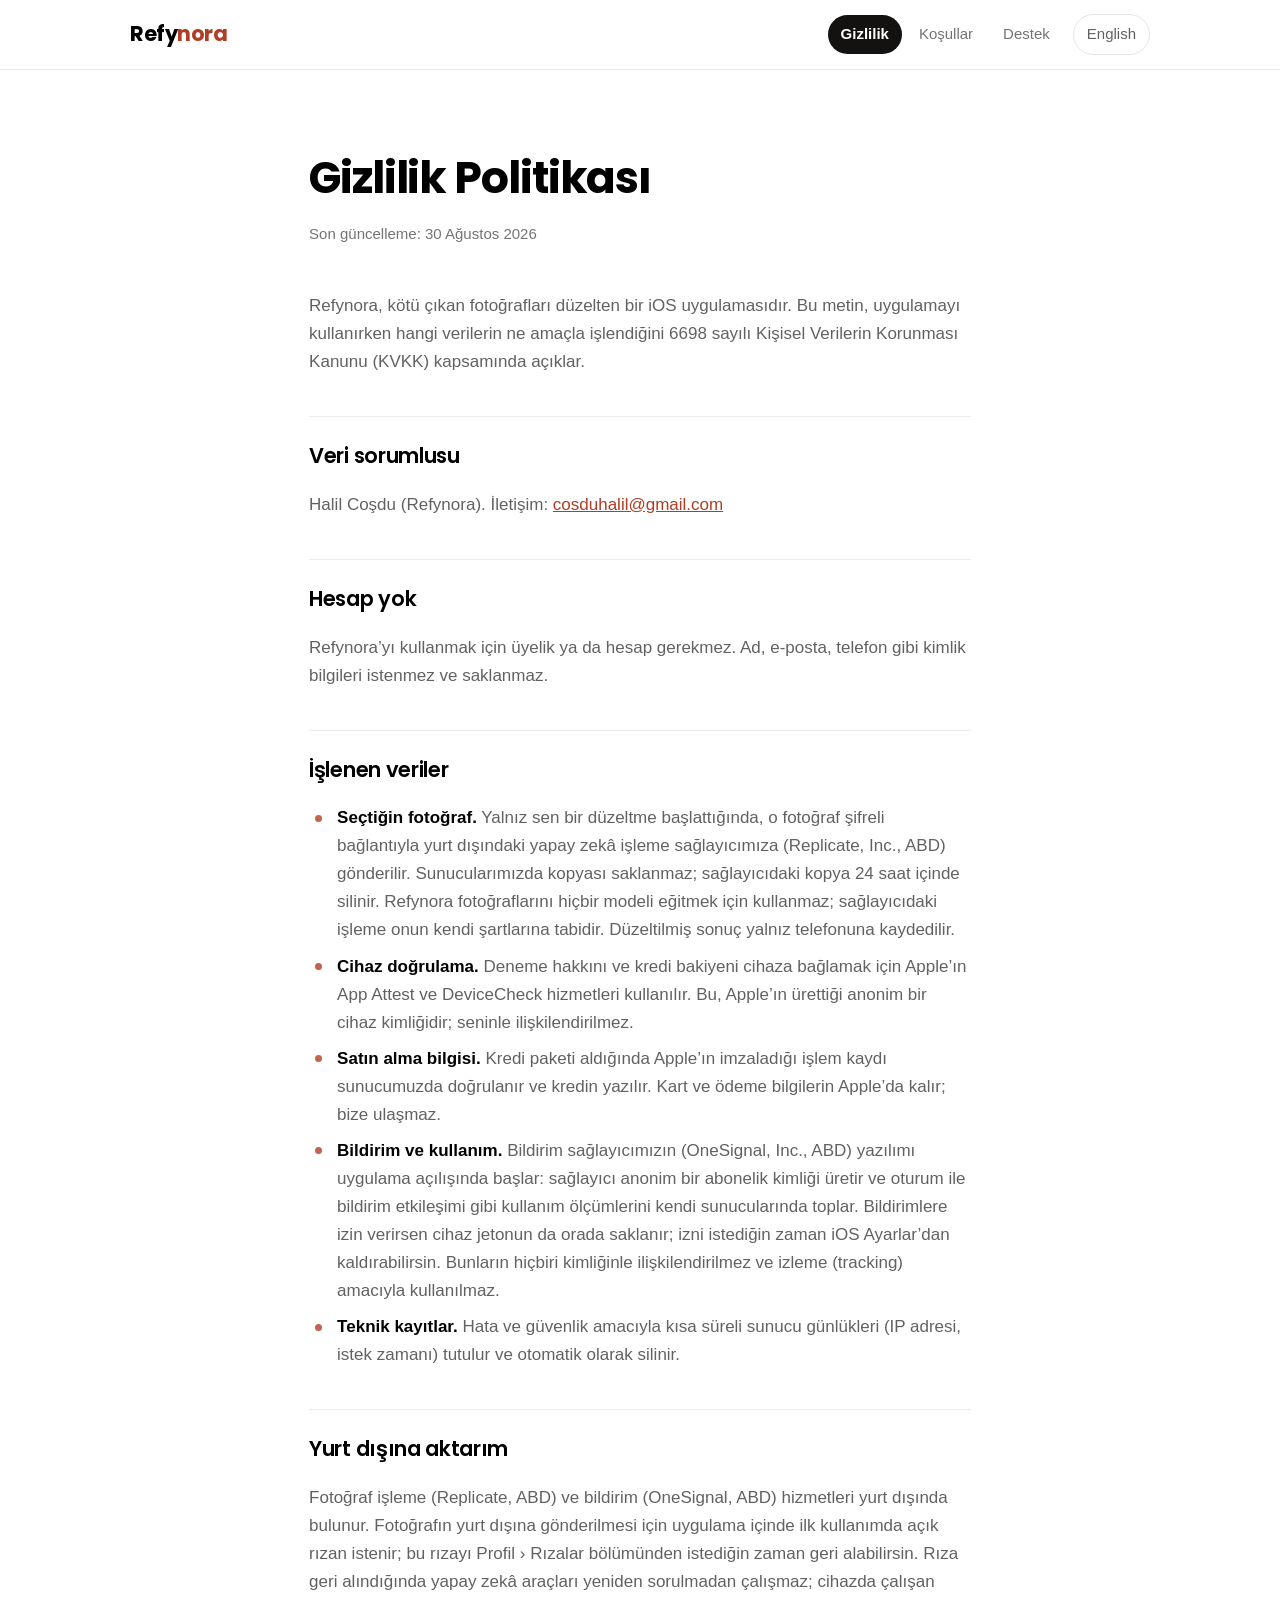
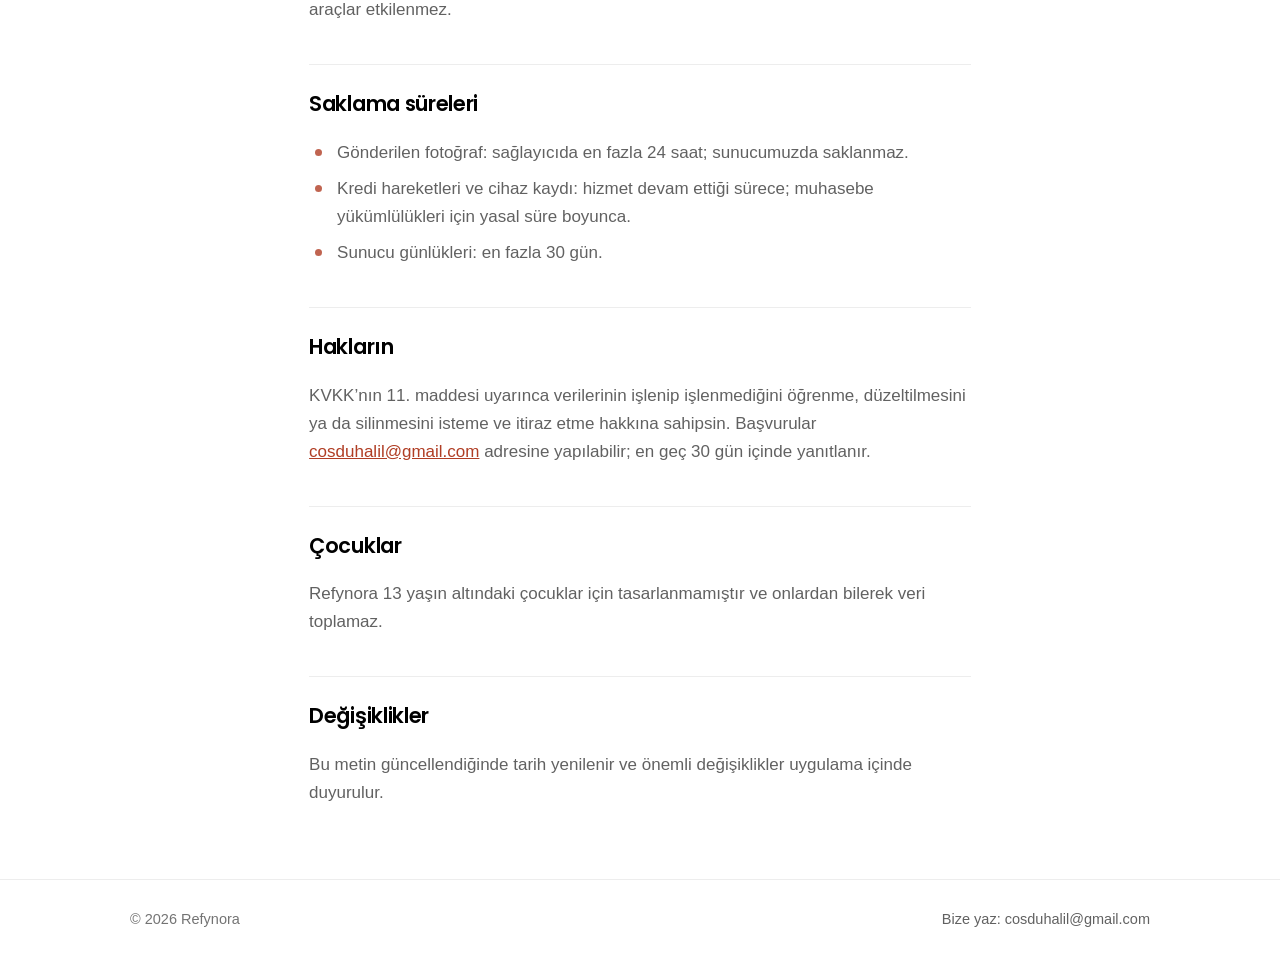
<file: gizlilik/index.html>
<!doctype html>
<html lang="tr">
<head>
<meta charset="utf-8">
<meta name="viewport" content="width=device-width, initial-scale=1">
<title>Gizlilik Politikası · Refynora</title>
<meta name="description" content="Refynora’nın hangi verileri ne amaçla işlediği; KVKK kapsamında.">
<meta property="og:title" content="Gizlilik Politikası · Refynora">
<meta property="og:description" content="Refynora’nın hangi verileri ne amaçla işlediği; KVKK kapsamında.">
<meta property="og:image" content="https://halilcosdu.github.io/refynora-legal/assets/icon-180.png">
<meta name="theme-color" content="#000000" media="(prefers-color-scheme: dark)">
<meta name="theme-color" content="#ffffff" media="(prefers-color-scheme: light)">
<link rel="icon" type="image/png" sizes="32x32" href="../assets/favicon-32.png">
<link rel="apple-touch-icon" href="../assets/icon-180.png">
<link rel="alternate" hreflang="tr" href="https://halilcosdu.github.io/refynora-legal/gizlilik/">
<link rel="alternate" hreflang="en" href="https://halilcosdu.github.io/refynora-legal/privacy/">
<link rel="preconnect" href="https://fonts.googleapis.com">
<link rel="preconnect" href="https://fonts.gstatic.com" crossorigin>
<link href="https://fonts.googleapis.com/css2?family=Poppins:wght@500;600;700&display=swap" rel="stylesheet">
<link rel="stylesheet" href="../styles.css">
</head>
<body>
<div class="nav"><div class="nav-in">
  <a class="brand" href="../">Refy<span>nora</span></a>
  <nav><a href="../gizlilik/" aria-current="page">Gizlilik</a><a href="../kosullar/">Koşullar</a><a href="../destek/">Destek</a><a class="lang" href="../privacy/">English</a></nav>
</div></div>
<header class="doc-head"><div class="wrap">
  <h1>Gizlilik Politikası</h1>
  <p class="meta">Son güncelleme: 30 Ağustos 2026</p>
</div></header>
<main class="wrap prose">
<p>Refynora, kötü çıkan fotoğrafları düzelten bir iOS uygulamasıdır. Bu metin, uygulamayı kullanırken hangi verilerin ne amaçla işlendiğini 6698 sayılı Kişisel Verilerin Korunması Kanunu (KVKK) kapsamında açıklar.</p>

<h2>Veri sorumlusu</h2>
<p>Halil Coşdu (Refynora). İletişim: <a href="mailto:cosduhalil@gmail.com">cosduhalil@gmail.com</a></p>

<h2>Hesap yok</h2>
<p>Refynora’yı kullanmak için üyelik ya da hesap gerekmez. Ad, e-posta, telefon gibi kimlik bilgileri istenmez ve saklanmaz.</p>

<h2>İşlenen veriler</h2>
<ul>
  <li><strong>Seçtiğin fotoğraf.</strong> Yalnız sen bir düzeltme başlattığında, o fotoğraf şifreli bağlantıyla yurt dışındaki yapay zekâ işleme sağlayıcımıza (Replicate, Inc., ABD) gönderilir. Sunucularımızda kopyası saklanmaz; sağlayıcıdaki kopya 24 saat içinde silinir. Refynora fotoğraflarını hiçbir modeli eğitmek için kullanmaz; sağlayıcıdaki işleme onun kendi şartlarına tabidir. Düzeltilmiş sonuç yalnız telefonuna kaydedilir.</li>
  <li><strong>Cihaz doğrulama.</strong> Deneme hakkını ve kredi bakiyeni cihaza bağlamak için Apple’ın App Attest ve DeviceCheck hizmetleri kullanılır. Bu, Apple’ın ürettiği anonim bir cihaz kimliğidir; seninle ilişkilendirilmez.</li>
  <li><strong>Satın alma bilgisi.</strong> Kredi paketi aldığında Apple’ın imzaladığı işlem kaydı sunucumuzda doğrulanır ve kredin yazılır. Kart ve ödeme bilgilerin Apple’da kalır; bize ulaşmaz.</li>
  <li><strong>Bildirim ve kullanım.</strong> Bildirim sağlayıcımızın (OneSignal, Inc., ABD) yazılımı uygulama açılışında başlar: sağlayıcı anonim bir abonelik kimliği üretir ve oturum ile bildirim etkileşimi gibi kullanım ölçümlerini kendi sunucularında toplar. Bildirimlere izin verirsen cihaz jetonun da orada saklanır; izni istediğin zaman iOS Ayarlar’dan kaldırabilirsin. Bunların hiçbiri kimliğinle ilişkilendirilmez ve izleme (tracking) amacıyla kullanılmaz.</li>
  <li><strong>Teknik kayıtlar.</strong> Hata ve güvenlik amacıyla kısa süreli sunucu günlükleri (IP adresi, istek zamanı) tutulur ve otomatik olarak silinir.</li>
</ul>

<h2>Yurt dışına aktarım</h2>
<p>Fotoğraf işleme (Replicate, ABD) ve bildirim (OneSignal, ABD) hizmetleri yurt dışında bulunur. Fotoğrafın yurt dışına gönderilmesi için uygulama içinde ilk kullanımda açık rızan istenir; bu rızayı Profil › Rızalar bölümünden istediğin zaman geri alabilirsin. Rıza geri alındığında yapay zekâ araçları yeniden sorulmadan çalışmaz; cihazda çalışan araçlar etkilenmez.</p>

<h2>Saklama süreleri</h2>
<ul>
  <li>Gönderilen fotoğraf: sağlayıcıda en fazla 24 saat; sunucumuzda saklanmaz.</li>
  <li>Kredi hareketleri ve cihaz kaydı: hizmet devam ettiği sürece; muhasebe yükümlülükleri için yasal süre boyunca.</li>
  <li>Sunucu günlükleri: en fazla 30 gün.</li>
</ul>

<h2>Hakların</h2>
<p>KVKK’nın 11. maddesi uyarınca verilerinin işlenip işlenmediğini öğrenme, düzeltilmesini ya da silinmesini isteme ve itiraz etme hakkına sahipsin. Başvurular <a href="mailto:cosduhalil@gmail.com">cosduhalil@gmail.com</a> adresine yapılabilir; en geç 30 gün içinde yanıtlanır.</p>

<h2>Çocuklar</h2>
<p>Refynora 13 yaşın altındaki çocuklar için tasarlanmamıştır ve onlardan bilerek veri toplamaz.</p>

<h2>Değişiklikler</h2>
<p>Bu metin güncellendiğinde tarih yenilenir ve önemli değişiklikler uygulama içinde duyurulur.</p>
</main>
<footer class="site"><div class="wrap">
  <span>© 2026 Refynora</span>
  <a href="mailto:cosduhalil@gmail.com">Bize yaz: cosduhalil@gmail.com</a>
</div></footer>
</body>
</html>
</file>
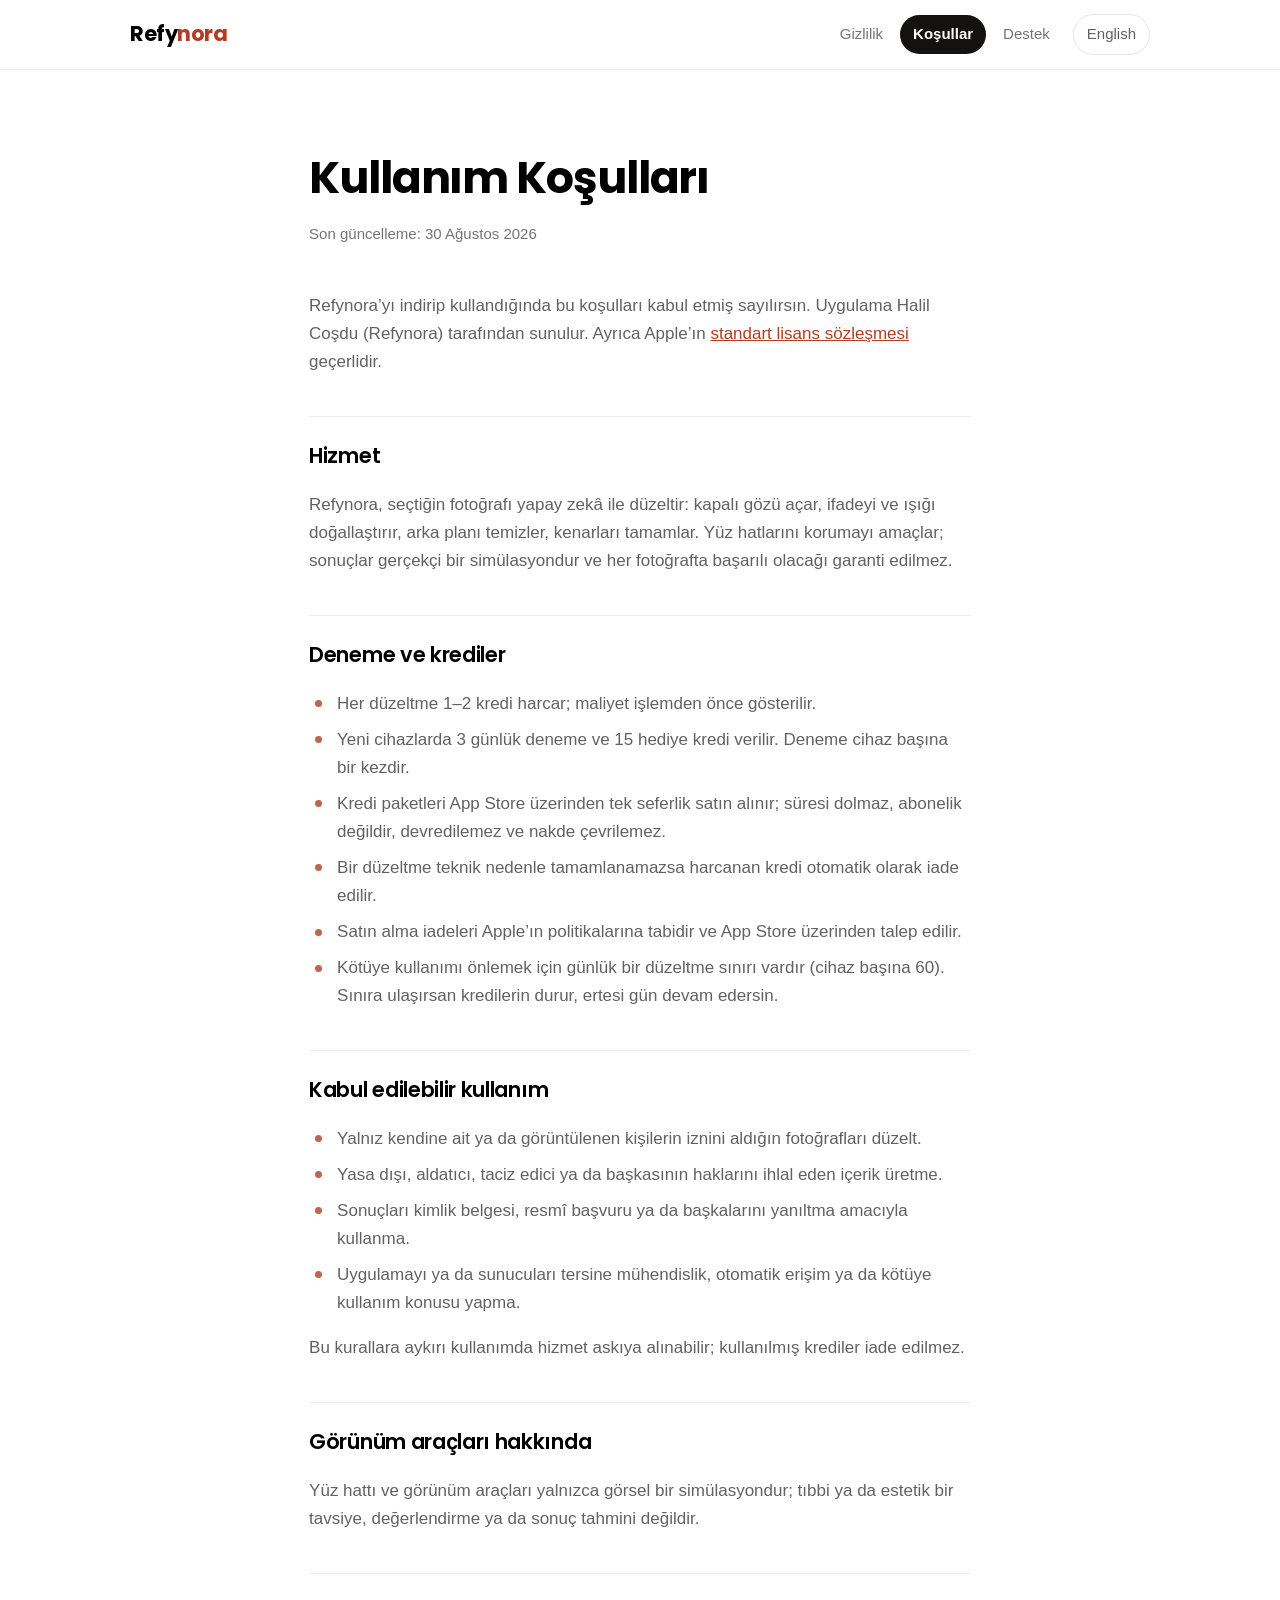
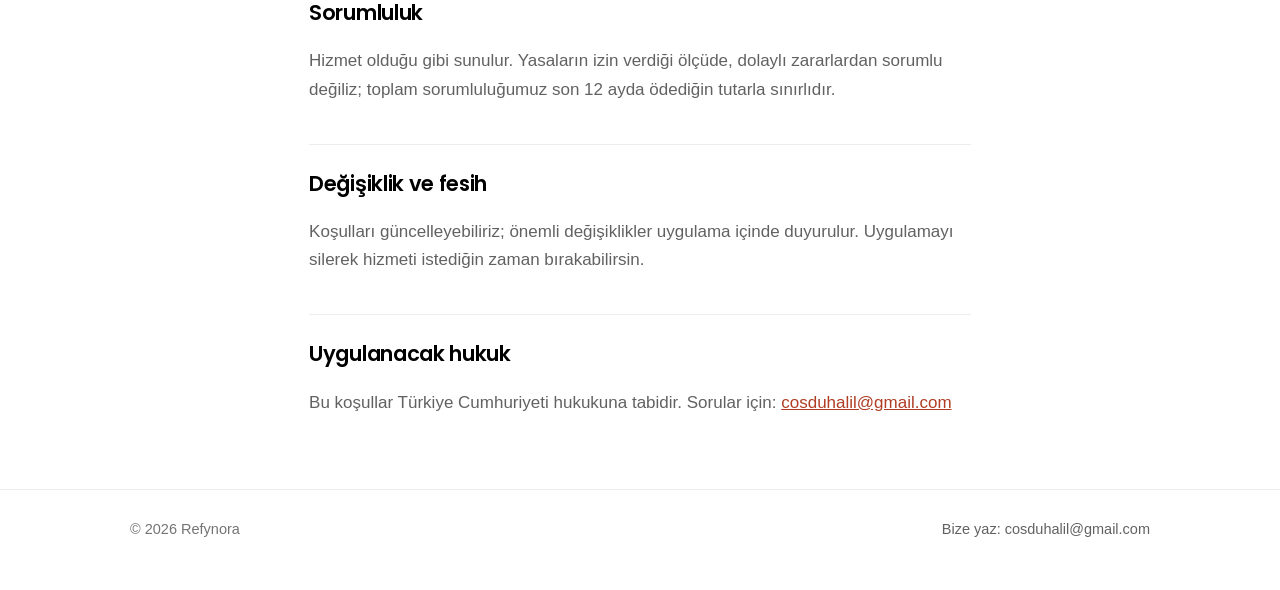
<file: kosullar/index.html>
<!doctype html>
<html lang="tr">
<head>
<meta charset="utf-8">
<meta name="viewport" content="width=device-width, initial-scale=1">
<title>Kullanım Koşulları · Refynora</title>
<meta name="description" content="Refynora’yı kullanmanın koşulları: deneme, krediler, kabul edilebilir kullanım.">
<meta property="og:title" content="Kullanım Koşulları · Refynora">
<meta property="og:description" content="Refynora’yı kullanmanın koşulları: deneme, krediler, kabul edilebilir kullanım.">
<meta property="og:image" content="https://halilcosdu.github.io/refynora-legal/assets/icon-180.png">
<meta name="theme-color" content="#000000" media="(prefers-color-scheme: dark)">
<meta name="theme-color" content="#ffffff" media="(prefers-color-scheme: light)">
<link rel="icon" type="image/png" sizes="32x32" href="../assets/favicon-32.png">
<link rel="apple-touch-icon" href="../assets/icon-180.png">
<link rel="alternate" hreflang="tr" href="https://halilcosdu.github.io/refynora-legal/kosullar/">
<link rel="alternate" hreflang="en" href="https://halilcosdu.github.io/refynora-legal/terms/">
<link rel="preconnect" href="https://fonts.googleapis.com">
<link rel="preconnect" href="https://fonts.gstatic.com" crossorigin>
<link href="https://fonts.googleapis.com/css2?family=Poppins:wght@500;600;700&display=swap" rel="stylesheet">
<link rel="stylesheet" href="../styles.css">
</head>
<body>
<div class="nav"><div class="nav-in">
  <a class="brand" href="../">Refy<span>nora</span></a>
  <nav><a href="../gizlilik/">Gizlilik</a><a href="../kosullar/" aria-current="page">Koşullar</a><a href="../destek/">Destek</a><a class="lang" href="../terms/">English</a></nav>
</div></div>
<header class="doc-head"><div class="wrap">
  <h1>Kullanım Koşulları</h1>
  <p class="meta">Son güncelleme: 30 Ağustos 2026</p>
</div></header>
<main class="wrap prose">
<p>Refynora’yı indirip kullandığında bu koşulları kabul etmiş sayılırsın. Uygulama Halil Coşdu (Refynora) tarafından sunulur. Ayrıca Apple’ın <a href="https://www.apple.com/legal/internet-services/itunes/dev/stdeula/">standart lisans sözleşmesi</a> geçerlidir.</p>

<h2>Hizmet</h2>
<p>Refynora, seçtiğin fotoğrafı yapay zekâ ile düzeltir: kapalı gözü açar, ifadeyi ve ışığı doğallaştırır, arka planı temizler, kenarları tamamlar. Yüz hatlarını korumayı amaçlar; sonuçlar gerçekçi bir simülasyondur ve her fotoğrafta başarılı olacağı garanti edilmez.</p>

<h2>Deneme ve krediler</h2>
<ul>
  <li>Her düzeltme 1–2 kredi harcar; maliyet işlemden önce gösterilir.</li>
  <li>Yeni cihazlarda 3 günlük deneme ve 15 hediye kredi verilir. Deneme cihaz başına bir kezdir.</li>
  <li>Kredi paketleri App Store üzerinden tek seferlik satın alınır; süresi dolmaz, abonelik değildir, devredilemez ve nakde çevrilemez.</li>
  <li>Bir düzeltme teknik nedenle tamamlanamazsa harcanan kredi otomatik olarak iade edilir.</li>
  <li>Satın alma iadeleri Apple’ın politikalarına tabidir ve App Store üzerinden talep edilir.</li>
  <li>Kötüye kullanımı önlemek için günlük bir düzeltme sınırı vardır (cihaz başına 60). Sınıra ulaşırsan kredilerin durur, ertesi gün devam edersin.</li>
</ul>

<h2>Kabul edilebilir kullanım</h2>
<ul>
  <li>Yalnız kendine ait ya da görüntülenen kişilerin iznini aldığın fotoğrafları düzelt.</li>
  <li>Yasa dışı, aldatıcı, taciz edici ya da başkasının haklarını ihlal eden içerik üretme.</li>
  <li>Sonuçları kimlik belgesi, resmî başvuru ya da başkalarını yanıltma amacıyla kullanma.</li>
  <li>Uygulamayı ya da sunucuları tersine mühendislik, otomatik erişim ya da kötüye kullanım konusu yapma.</li>
</ul>
<p>Bu kurallara aykırı kullanımda hizmet askıya alınabilir; kullanılmış krediler iade edilmez.</p>

<h2>Görünüm araçları hakkında</h2>
<p>Yüz hattı ve görünüm araçları yalnızca görsel bir simülasyondur; tıbbi ya da estetik bir tavsiye, değerlendirme ya da sonuç tahmini değildir.</p>

<h2>Sorumluluk</h2>
<p>Hizmet olduğu gibi sunulur. Yasaların izin verdiği ölçüde, dolaylı zararlardan sorumlu değiliz; toplam sorumluluğumuz son 12 ayda ödediğin tutarla sınırlıdır.</p>

<h2>Değişiklik ve fesih</h2>
<p>Koşulları güncelleyebiliriz; önemli değişiklikler uygulama içinde duyurulur. Uygulamayı silerek hizmeti istediğin zaman bırakabilirsin.</p>

<h2>Uygulanacak hukuk</h2>
<p>Bu koşullar Türkiye Cumhuriyeti hukukuna tabidir. Sorular için: <a href="mailto:cosduhalil@gmail.com">cosduhalil@gmail.com</a></p>
</main>
<footer class="site"><div class="wrap">
  <span>© 2026 Refynora</span>
  <a href="mailto:cosduhalil@gmail.com">Bize yaz: cosduhalil@gmail.com</a>
</div></footer>
</body>
</html>
</file>
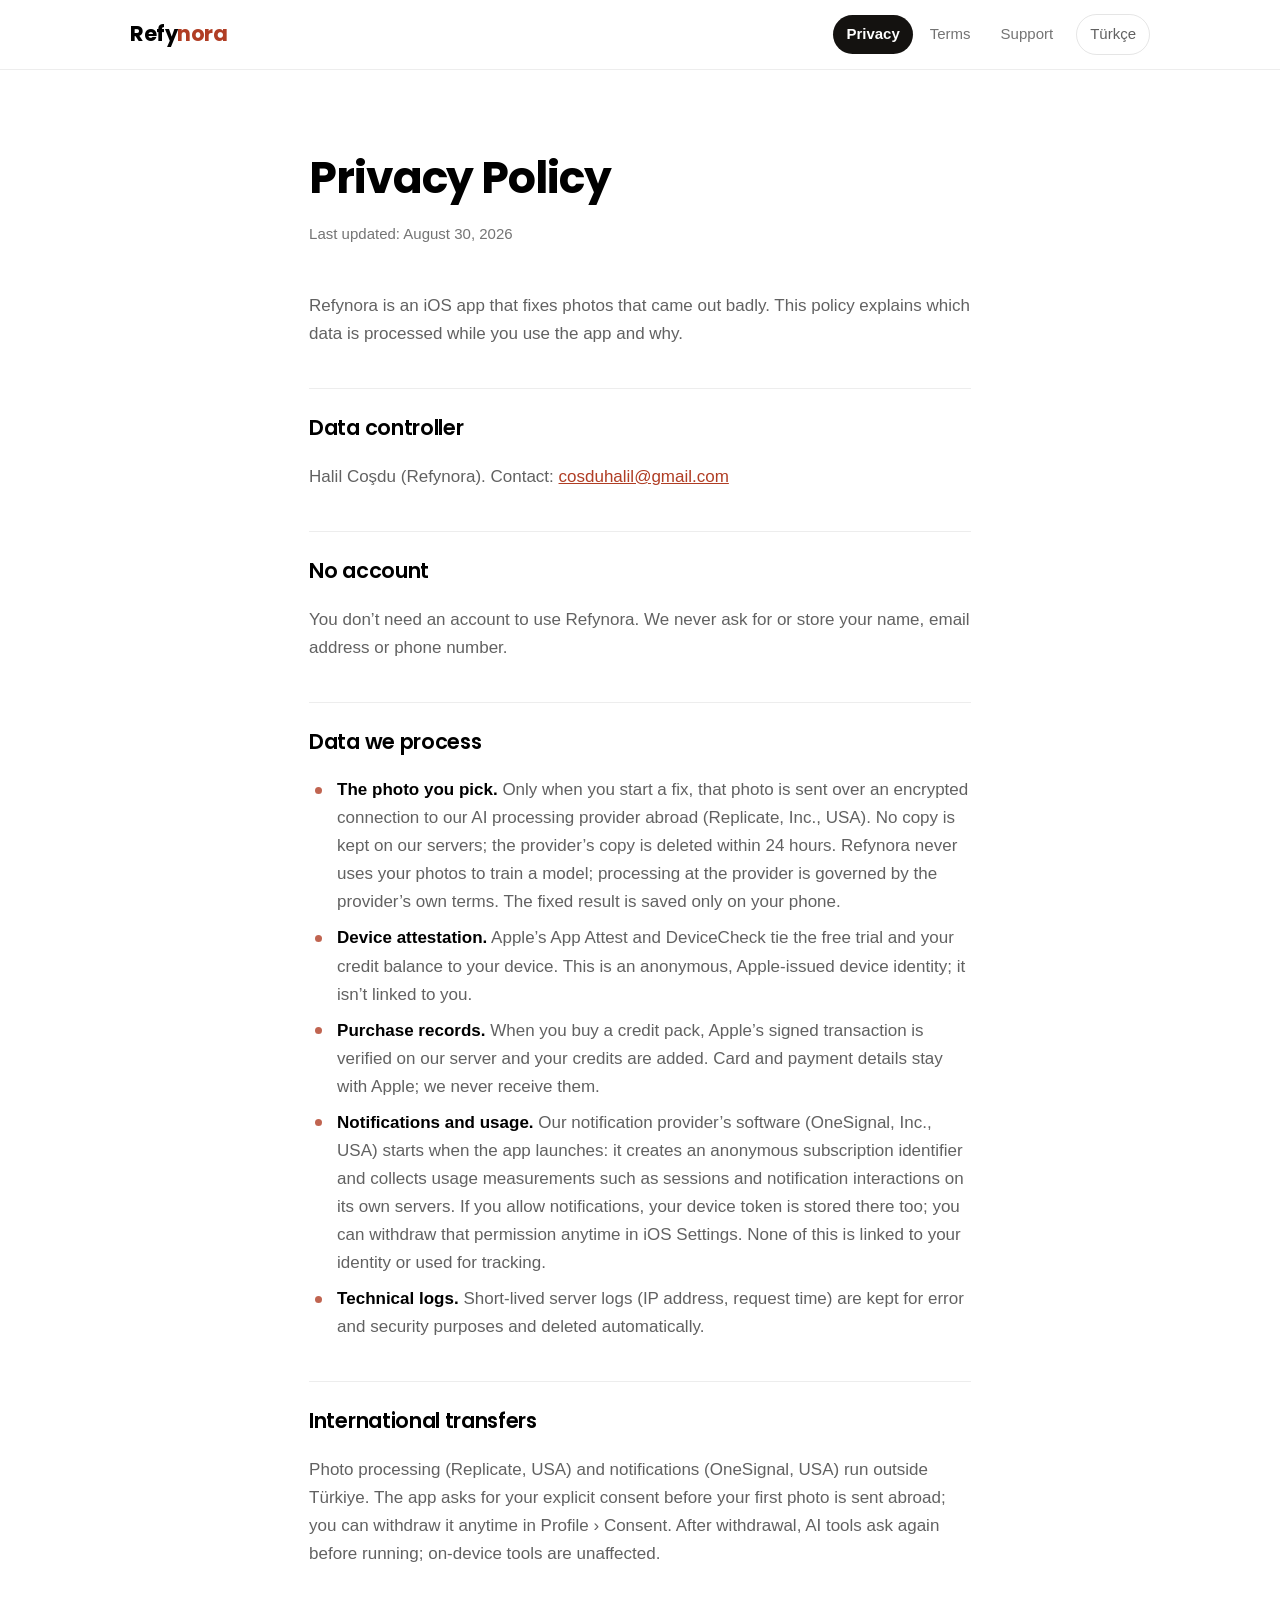
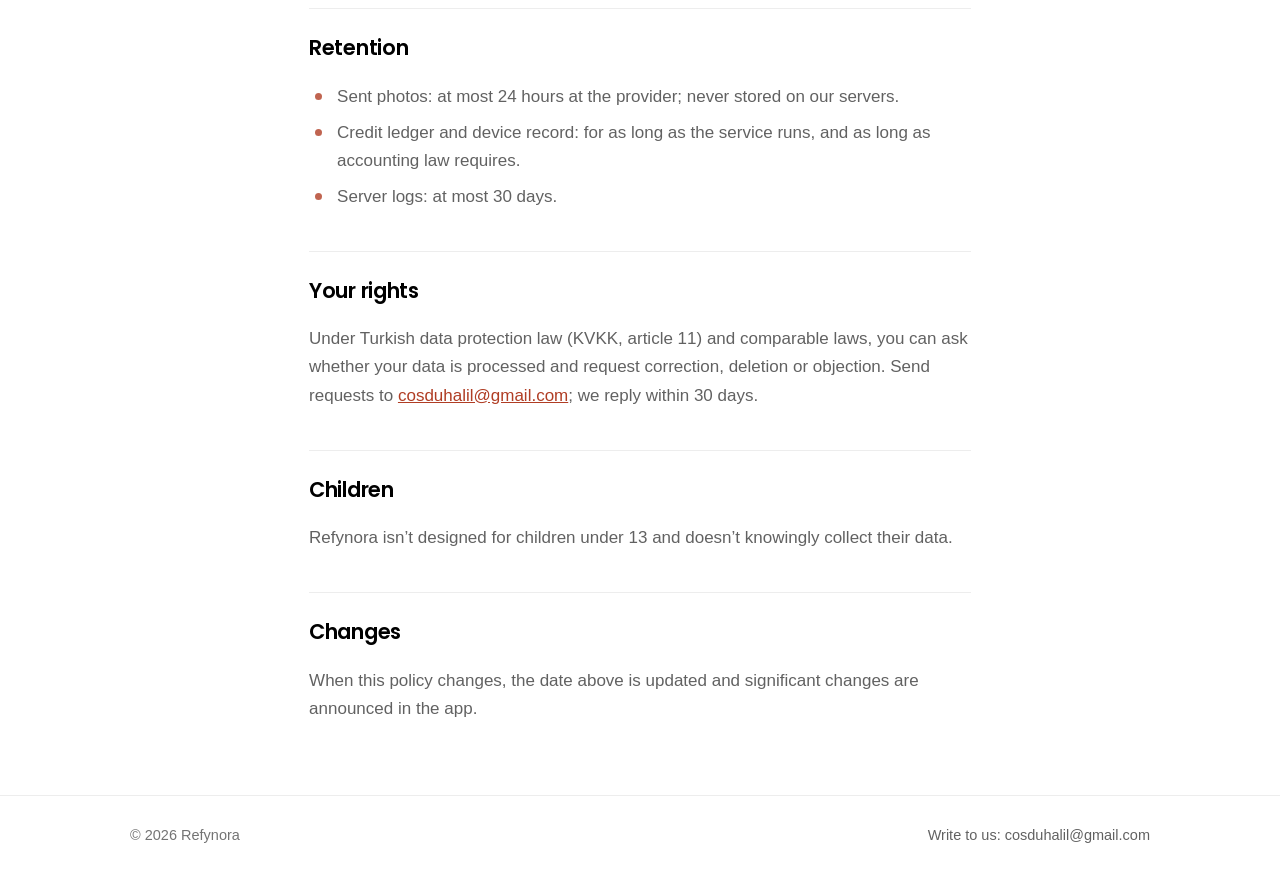
<file: privacy/index.html>
<!doctype html>
<html lang="en">
<head>
<meta charset="utf-8">
<meta name="viewport" content="width=device-width, initial-scale=1">
<title>Privacy Policy · Refynora</title>
<meta name="description" content="What data Refynora processes and why.">
<meta property="og:title" content="Privacy Policy · Refynora">
<meta property="og:description" content="What data Refynora processes and why.">
<meta property="og:image" content="https://halilcosdu.github.io/refynora-legal/assets/icon-180.png">
<meta name="theme-color" content="#000000" media="(prefers-color-scheme: dark)">
<meta name="theme-color" content="#ffffff" media="(prefers-color-scheme: light)">
<link rel="icon" type="image/png" sizes="32x32" href="../assets/favicon-32.png">
<link rel="apple-touch-icon" href="../assets/icon-180.png">
<link rel="alternate" hreflang="tr" href="https://halilcosdu.github.io/refynora-legal/gizlilik/">
<link rel="alternate" hreflang="en" href="https://halilcosdu.github.io/refynora-legal/privacy/">
<link rel="preconnect" href="https://fonts.googleapis.com">
<link rel="preconnect" href="https://fonts.gstatic.com" crossorigin>
<link href="https://fonts.googleapis.com/css2?family=Poppins:wght@500;600;700&display=swap" rel="stylesheet">
<link rel="stylesheet" href="../styles.css">
</head>
<body>
<div class="nav"><div class="nav-in">
  <a class="brand" href="../en/">Refy<span>nora</span></a>
  <nav><a href="../privacy/" aria-current="page">Privacy</a><a href="../terms/">Terms</a><a href="../support/">Support</a><a class="lang" href="../gizlilik/">Türkçe</a></nav>
</div></div>
<header class="doc-head"><div class="wrap">
  <h1>Privacy Policy</h1>
  <p class="meta">Last updated: August 30, 2026</p>
</div></header>
<main class="wrap prose">
<p>Refynora is an iOS app that fixes photos that came out badly. This policy explains which data is processed while you use the app and why.</p>

<h2>Data controller</h2>
<p>Halil Coşdu (Refynora). Contact: <a href="mailto:cosduhalil@gmail.com">cosduhalil@gmail.com</a></p>

<h2>No account</h2>
<p>You don’t need an account to use Refynora. We never ask for or store your name, email address or phone number.</p>

<h2>Data we process</h2>
<ul>
  <li><strong>The photo you pick.</strong> Only when you start a fix, that photo is sent over an encrypted connection to our AI processing provider abroad (Replicate, Inc., USA). No copy is kept on our servers; the provider’s copy is deleted within 24 hours. Refynora never uses your photos to train a model; processing at the provider is governed by the provider’s own terms. The fixed result is saved only on your phone.</li>
  <li><strong>Device attestation.</strong> Apple’s App Attest and DeviceCheck tie the free trial and your credit balance to your device. This is an anonymous, Apple-issued device identity; it isn’t linked to you.</li>
  <li><strong>Purchase records.</strong> When you buy a credit pack, Apple’s signed transaction is verified on our server and your credits are added. Card and payment details stay with Apple; we never receive them.</li>
  <li><strong>Notifications and usage.</strong> Our notification provider’s software (OneSignal, Inc., USA) starts when the app launches: it creates an anonymous subscription identifier and collects usage measurements such as sessions and notification interactions on its own servers. If you allow notifications, your device token is stored there too; you can withdraw that permission anytime in iOS Settings. None of this is linked to your identity or used for tracking.</li>
  <li><strong>Technical logs.</strong> Short-lived server logs (IP address, request time) are kept for error and security purposes and deleted automatically.</li>
</ul>

<h2>International transfers</h2>
<p>Photo processing (Replicate, USA) and notifications (OneSignal, USA) run outside Türkiye. The app asks for your explicit consent before your first photo is sent abroad; you can withdraw it anytime in Profile › Consent. After withdrawal, AI tools ask again before running; on-device tools are unaffected.</p>

<h2>Retention</h2>
<ul>
  <li>Sent photos: at most 24 hours at the provider; never stored on our servers.</li>
  <li>Credit ledger and device record: for as long as the service runs, and as long as accounting law requires.</li>
  <li>Server logs: at most 30 days.</li>
</ul>

<h2>Your rights</h2>
<p>Under Turkish data protection law (KVKK, article 11) and comparable laws, you can ask whether your data is processed and request correction, deletion or objection. Send requests to <a href="mailto:cosduhalil@gmail.com">cosduhalil@gmail.com</a>; we reply within 30 days.</p>

<h2>Children</h2>
<p>Refynora isn’t designed for children under 13 and doesn’t knowingly collect their data.</p>

<h2>Changes</h2>
<p>When this policy changes, the date above is updated and significant changes are announced in the app.</p>
</main>
<footer class="site"><div class="wrap">
  <span>© 2026 Refynora</span>
  <a href="mailto:cosduhalil@gmail.com">Write to us: cosduhalil@gmail.com</a>
</div></footer>
</body>
</html>
</file>
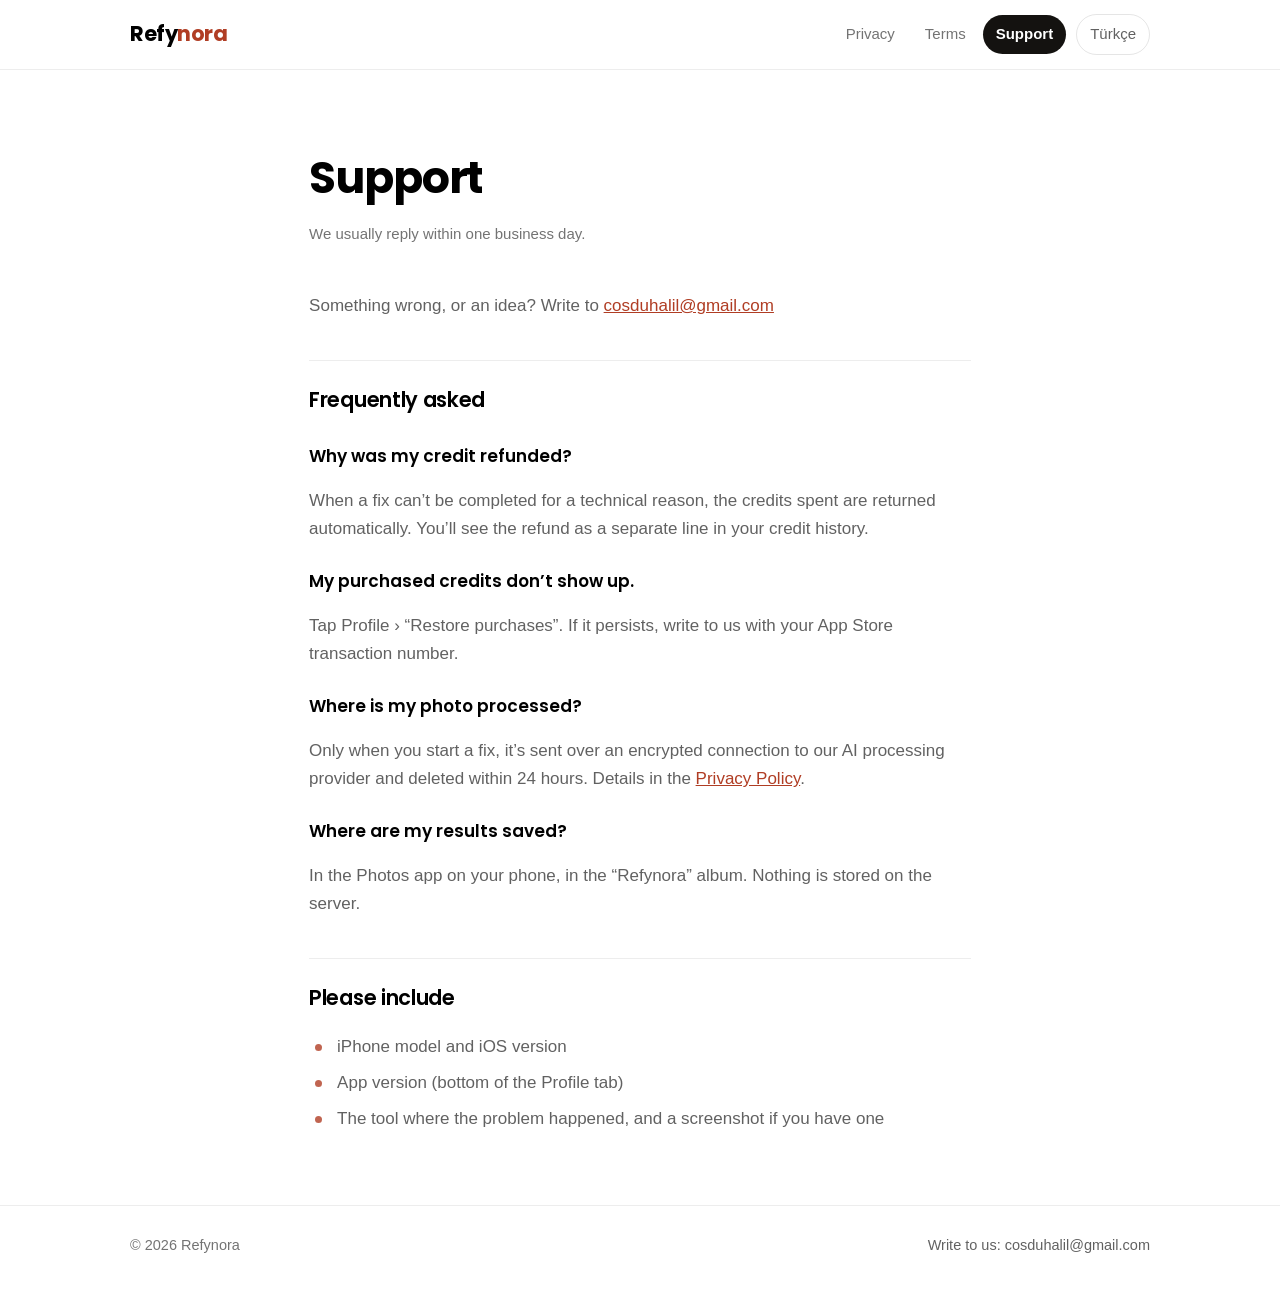
<file: support/index.html>
<!doctype html>
<html lang="en">
<head>
<meta charset="utf-8">
<meta name="viewport" content="width=device-width, initial-scale=1">
<title>Support · Refynora</title>
<meta name="description" content="Refynora support and frequently asked questions.">
<meta property="og:title" content="Support · Refynora">
<meta property="og:description" content="Refynora support and frequently asked questions.">
<meta property="og:image" content="https://halilcosdu.github.io/refynora-legal/assets/icon-180.png">
<meta name="theme-color" content="#000000" media="(prefers-color-scheme: dark)">
<meta name="theme-color" content="#ffffff" media="(prefers-color-scheme: light)">
<link rel="icon" type="image/png" sizes="32x32" href="../assets/favicon-32.png">
<link rel="apple-touch-icon" href="../assets/icon-180.png">
<link rel="alternate" hreflang="tr" href="https://halilcosdu.github.io/refynora-legal/destek/">
<link rel="alternate" hreflang="en" href="https://halilcosdu.github.io/refynora-legal/support/">
<link rel="preconnect" href="https://fonts.googleapis.com">
<link rel="preconnect" href="https://fonts.gstatic.com" crossorigin>
<link href="https://fonts.googleapis.com/css2?family=Poppins:wght@500;600;700&display=swap" rel="stylesheet">
<link rel="stylesheet" href="../styles.css">
</head>
<body>
<div class="nav"><div class="nav-in">
  <a class="brand" href="../en/">Refy<span>nora</span></a>
  <nav><a href="../privacy/">Privacy</a><a href="../terms/">Terms</a><a href="../support/" aria-current="page">Support</a><a class="lang" href="../destek/">Türkçe</a></nav>
</div></div>
<header class="doc-head"><div class="wrap">
  <h1>Support</h1>
  <p class="meta">We usually reply within one business day.</p>
</div></header>
<main class="wrap prose">
<p>Something wrong, or an idea? Write to <a href="mailto:cosduhalil@gmail.com">cosduhalil@gmail.com</a></p>

<h2>Frequently asked</h2>
<h3>Why was my credit refunded?</h3>
<p>When a fix can’t be completed for a technical reason, the credits spent are returned automatically. You’ll see the refund as a separate line in your credit history.</p>

<h3>My purchased credits don’t show up.</h3>
<p>Tap Profile › “Restore purchases”. If it persists, write to us with your App Store transaction number.</p>

<h3>Where is my photo processed?</h3>
<p>Only when you start a fix, it’s sent over an encrypted connection to our AI processing provider and deleted within 24 hours. Details in the <a href="../privacy/">Privacy Policy</a>.</p>

<h3>Where are my results saved?</h3>
<p>In the Photos app on your phone, in the “Refynora” album. Nothing is stored on the server.</p>

<h2>Please include</h2>
<ul>
  <li>iPhone model and iOS version</li>
  <li>App version (bottom of the Profile tab)</li>
  <li>The tool where the problem happened, and a screenshot if you have one</li>
</ul>
</main>
<footer class="site"><div class="wrap">
  <span>© 2026 Refynora</span>
  <a href="mailto:cosduhalil@gmail.com">Write to us: cosduhalil@gmail.com</a>
</div></footer>
</body>
</html>
</file>
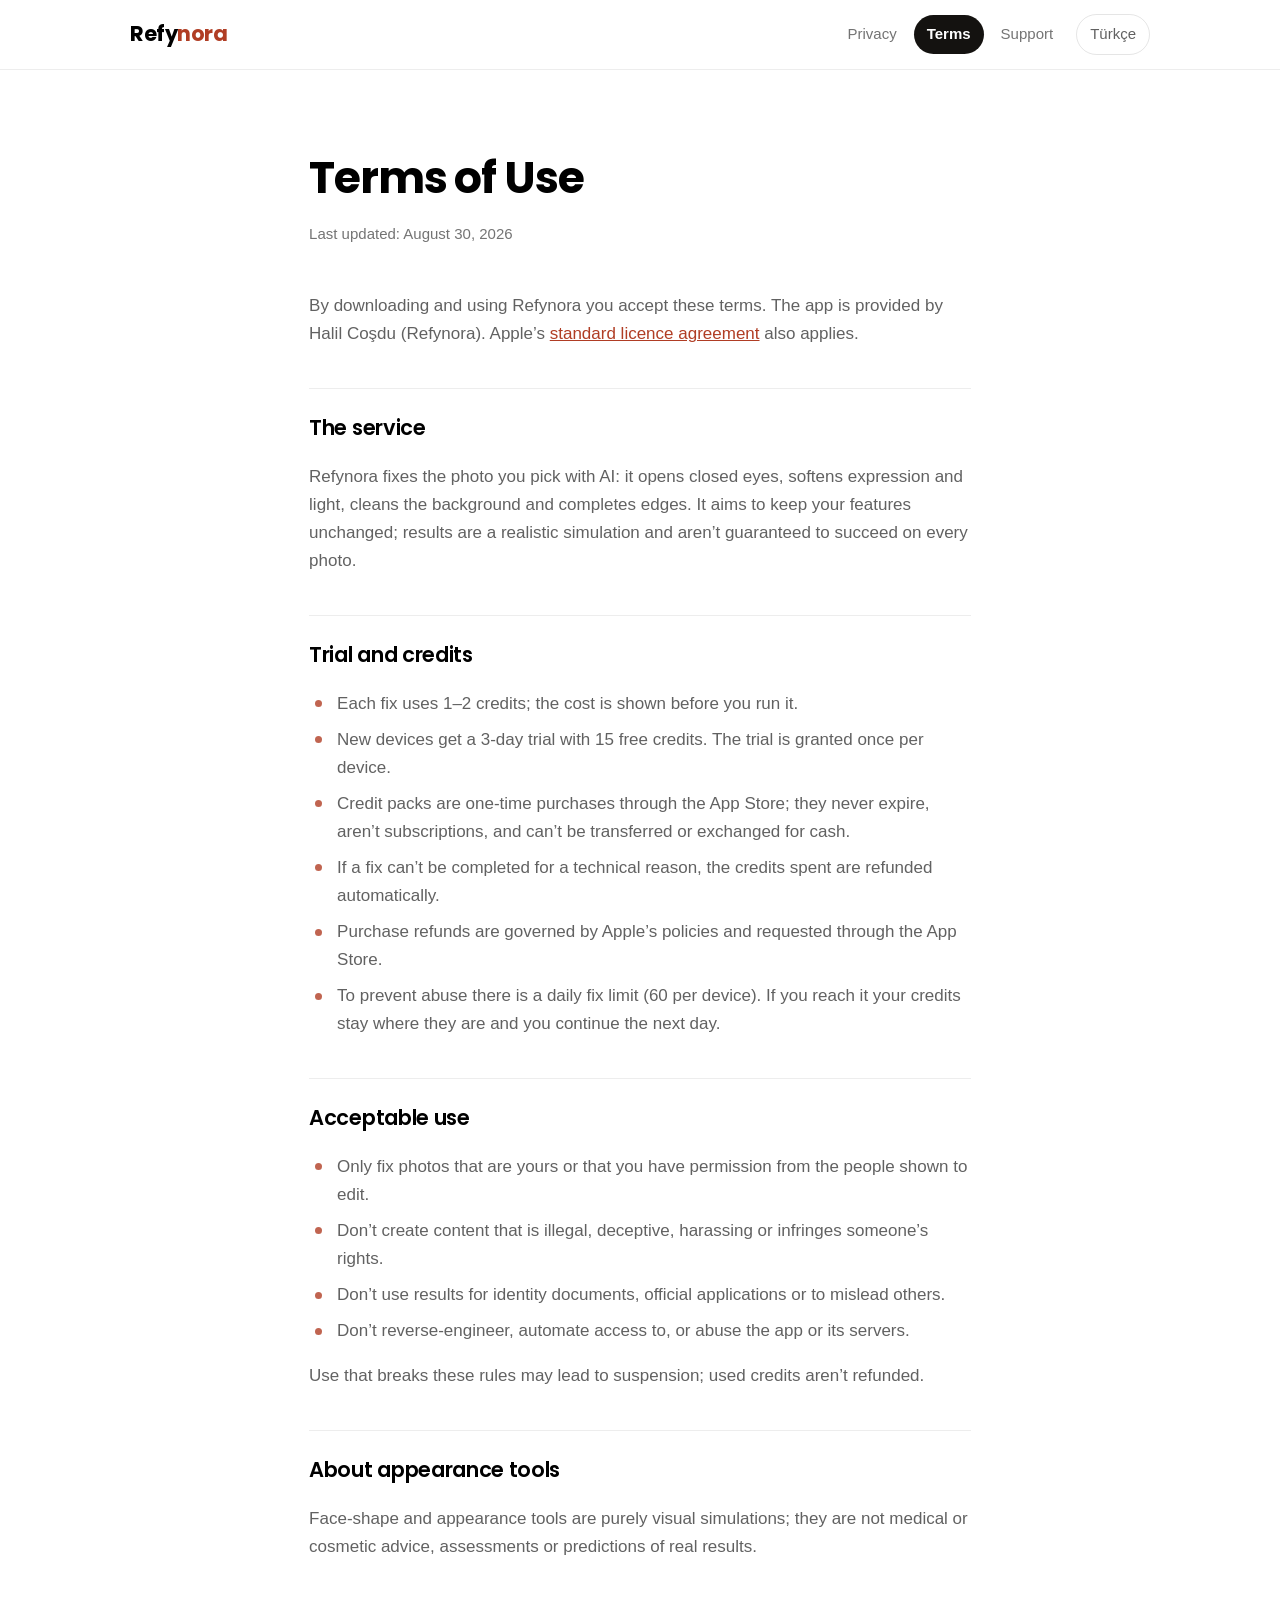
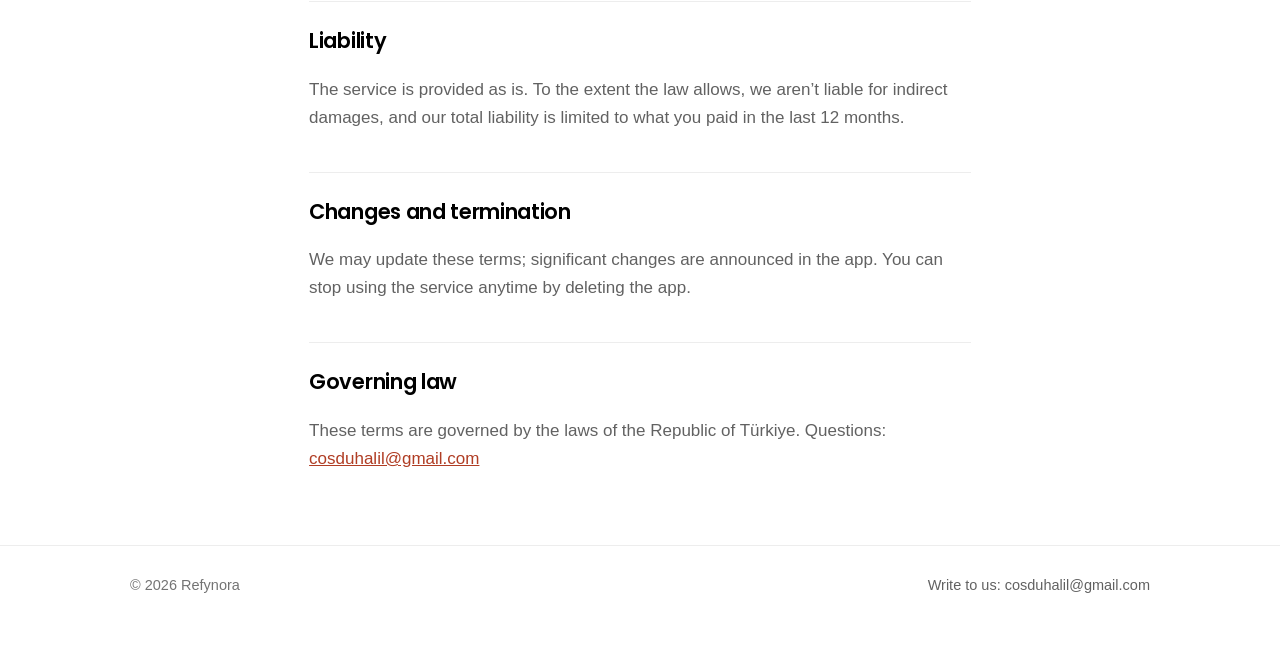
<file: terms/index.html>
<!doctype html>
<html lang="en">
<head>
<meta charset="utf-8">
<meta name="viewport" content="width=device-width, initial-scale=1">
<title>Terms of Use · Refynora</title>
<meta name="description" content="The terms for using Refynora: trial, credits, acceptable use.">
<meta property="og:title" content="Terms of Use · Refynora">
<meta property="og:description" content="The terms for using Refynora: trial, credits, acceptable use.">
<meta property="og:image" content="https://halilcosdu.github.io/refynora-legal/assets/icon-180.png">
<meta name="theme-color" content="#000000" media="(prefers-color-scheme: dark)">
<meta name="theme-color" content="#ffffff" media="(prefers-color-scheme: light)">
<link rel="icon" type="image/png" sizes="32x32" href="../assets/favicon-32.png">
<link rel="apple-touch-icon" href="../assets/icon-180.png">
<link rel="alternate" hreflang="tr" href="https://halilcosdu.github.io/refynora-legal/kosullar/">
<link rel="alternate" hreflang="en" href="https://halilcosdu.github.io/refynora-legal/terms/">
<link rel="preconnect" href="https://fonts.googleapis.com">
<link rel="preconnect" href="https://fonts.gstatic.com" crossorigin>
<link href="https://fonts.googleapis.com/css2?family=Poppins:wght@500;600;700&display=swap" rel="stylesheet">
<link rel="stylesheet" href="../styles.css">
</head>
<body>
<div class="nav"><div class="nav-in">
  <a class="brand" href="../en/">Refy<span>nora</span></a>
  <nav><a href="../privacy/">Privacy</a><a href="../terms/" aria-current="page">Terms</a><a href="../support/">Support</a><a class="lang" href="../kosullar/">Türkçe</a></nav>
</div></div>
<header class="doc-head"><div class="wrap">
  <h1>Terms of Use</h1>
  <p class="meta">Last updated: August 30, 2026</p>
</div></header>
<main class="wrap prose">
<p>By downloading and using Refynora you accept these terms. The app is provided by Halil Coşdu (Refynora). Apple’s <a href="https://www.apple.com/legal/internet-services/itunes/dev/stdeula/">standard licence agreement</a> also applies.</p>

<h2>The service</h2>
<p>Refynora fixes the photo you pick with AI: it opens closed eyes, softens expression and light, cleans the background and completes edges. It aims to keep your features unchanged; results are a realistic simulation and aren’t guaranteed to succeed on every photo.</p>

<h2>Trial and credits</h2>
<ul>
  <li>Each fix uses 1–2 credits; the cost is shown before you run it.</li>
  <li>New devices get a 3-day trial with 15 free credits. The trial is granted once per device.</li>
  <li>Credit packs are one-time purchases through the App Store; they never expire, aren’t subscriptions, and can’t be transferred or exchanged for cash.</li>
  <li>If a fix can’t be completed for a technical reason, the credits spent are refunded automatically.</li>
  <li>Purchase refunds are governed by Apple’s policies and requested through the App Store.</li>
  <li>To prevent abuse there is a daily fix limit (60 per device). If you reach it your credits stay where they are and you continue the next day.</li>
</ul>

<h2>Acceptable use</h2>
<ul>
  <li>Only fix photos that are yours or that you have permission from the people shown to edit.</li>
  <li>Don’t create content that is illegal, deceptive, harassing or infringes someone’s rights.</li>
  <li>Don’t use results for identity documents, official applications or to mislead others.</li>
  <li>Don’t reverse-engineer, automate access to, or abuse the app or its servers.</li>
</ul>
<p>Use that breaks these rules may lead to suspension; used credits aren’t refunded.</p>

<h2>About appearance tools</h2>
<p>Face-shape and appearance tools are purely visual simulations; they are not medical or cosmetic advice, assessments or predictions of real results.</p>

<h2>Liability</h2>
<p>The service is provided as is. To the extent the law allows, we aren’t liable for indirect damages, and our total liability is limited to what you paid in the last 12 months.</p>

<h2>Changes and termination</h2>
<p>We may update these terms; significant changes are announced in the app. You can stop using the service anytime by deleting the app.</p>

<h2>Governing law</h2>
<p>These terms are governed by the laws of the Republic of Türkiye. Questions: <a href="mailto:cosduhalil@gmail.com">cosduhalil@gmail.com</a></p>
</main>
<footer class="site"><div class="wrap">
  <span>© 2026 Refynora</span>
  <a href="mailto:cosduhalil@gmail.com">Write to us: cosduhalil@gmail.com</a>
</div></footer>
</body>
</html>
</file>
<file: styles.css>
/* Refynora — uygulamanın tasarım belirteçlerinin web karşılığı.
   Kaynak: mobile/ios/Refynora/DesignSystem/Tokens.swift (koyu öncelikli).
   İki katman: uyarlanabilir belgeler (yasal sayfalar) + koyu sinematik vitrin
   (body.cine — landing'ler; fotoğraf yüzeyleri uygulamada da koyuya sabit). */

:root {
  --bg: #000;
  --surface: #1a1a1c;
  --surface2: #131315;
  --fg: #fff;
  --fg2: rgba(255, 255, 255, .72);
  --fg3: rgba(255, 255, 255, .60);
  --rule: rgba(255, 255, 255, .08);
  --hairline: rgba(255, 255, 255, .06);
  --accent: #e96a4b;
  --btn: #cc4a2e;
  --on-btn: #fff;
  --nav-bg: rgba(0, 0, 0, .72);
  --glow: rgba(233, 106, 75, .14);
  --pill-bg: #fff;
  --pill-fg: #111;
}
@media (prefers-color-scheme: light) {
  :root {
    --bg: #fff;
    --surface: #f2f2f7;
    --surface2: #fff;
    --fg: #000;
    --fg2: rgba(0, 0, 0, .62);
    --fg3: rgba(0, 0, 0, .55);
    --rule: rgba(0, 0, 0, .10);
    --hairline: rgba(0, 0, 0, .07);
    --accent: #b03d24;
    --nav-bg: rgba(255, 255, 255, .78);
    --glow: rgba(176, 61, 36, .10);
    --pill-bg: #141210;
    --pill-fg: #fff;
  }
}

* { box-sizing: border-box; }
html { scroll-behavior: smooth; }
body {
  margin: 0;
  background: var(--bg);
  color: var(--fg);
  font: 17px/1.65 -apple-system, BlinkMacSystemFont, "Segoe UI", Roboto, "Helvetica Neue", sans-serif;
  -webkit-font-smoothing: antialiased;
  text-rendering: optimizeLegibility;
}
.display, h1, h2, h3 { font-family: "Poppins", -apple-system, sans-serif; text-wrap: balance; }

a { color: var(--accent); }
:focus-visible { outline: 2px solid var(--accent); outline-offset: 3px; border-radius: 4px; }
::selection { background: var(--accent); color: #fff; }

/* ── Nav ───────────────────────────────────────────────────────────── */
.nav {
  position: sticky; top: 0; z-index: 10;
  backdrop-filter: blur(18px); -webkit-backdrop-filter: blur(18px);
  background: var(--nav-bg);
  border-bottom: 1px solid var(--hairline);
}
.nav-in {
  max-width: 1060px; margin: 0 auto; padding: 14px 20px;
  display: flex; align-items: center; justify-content: space-between; gap: 12px;
}
.brand {
  font-family: "Poppins", sans-serif; font-weight: 700; font-size: 21px;
  letter-spacing: -.02em; color: var(--fg); text-decoration: none;
}
.brand span { color: var(--accent); }
.nav nav { display: flex; align-items: center; gap: 4px; flex-wrap: wrap; }
.nav nav a {
  color: var(--fg3); text-decoration: none; font-size: 15px;
  padding: 7px 13px; border-radius: 999px; transition: color .15s;
}
.nav nav a:hover { color: var(--fg); }
.nav nav a[aria-current] { background: var(--pill-bg); color: var(--pill-fg); font-weight: 600; }
.nav nav a.lang { border: 1px solid var(--rule); margin-left: 6px; color: var(--fg2); }
.nav nav a.lang:hover { border-color: var(--fg3); color: var(--fg); }

/* ── Ortak yerleşim ────────────────────────────────────────────────── */
.wrap { max-width: 1060px; margin: 0 auto; padding: 0 20px; }
footer.site {
  border-top: 1px solid var(--hairline);
  margin-top: 72px; padding: 28px 0 48px;
  color: var(--fg3); font-size: 14.5px;
}
footer.site .wrap { display: flex; justify-content: space-between; gap: 12px; flex-wrap: wrap; }
footer.site a { color: var(--fg2); text-decoration: none; }
footer.site a:hover { color: var(--accent); }

/* ── Bölüm başlıkları ve kartlar (belge dizini + vitrin sonu) ──────── */
.section { padding: clamp(48px, 8vw, 96px) 0 0; }
.sk {
  display: block; font-size: 13px; font-weight: 600; letter-spacing: .16em;
  color: var(--accent); margin: 0 0 12px;
}
.section h2 {
  font-size: clamp(28px, 4.4vw, 50px); font-weight: 700;
  letter-spacing: -.025em; line-height: 1.08; margin: 0 0 14px;
}
.section .lead { color: var(--fg2); max-width: 56ch; margin: 0 0 34px; font-size: clamp(16px, 1.8vw, 18.5px); }

.cards { display: grid; grid-template-columns: repeat(3, 1fr); gap: 14px; }
.card {
  display: block; background: var(--surface);
  border: 1px solid var(--hairline); border-radius: 20px;
  padding: 22px 22px 20px; text-decoration: none;
  transition: transform .18s ease, border-color .18s ease;
}
.card:hover { transform: translateY(-2px); border-color: var(--rule); }
.card b {
  display: block; font-family: "Poppins", sans-serif; font-weight: 600;
  font-size: 17.5px; letter-spacing: -.01em; color: var(--fg); margin-bottom: 5px;
}
.card span { color: var(--fg3); font-size: 14.5px; line-height: 1.5; display: block; }
.card em { display: inline-block; margin-top: 14px; color: var(--accent); font-style: normal; font-size: 14.5px; font-weight: 600; }

.support-card {
  margin-top: 14px; background: var(--surface);
  border: 1px solid var(--hairline); border-radius: 24px;
  padding: clamp(24px, 4vw, 40px);
  display: flex; align-items: center; justify-content: space-between; gap: 24px; flex-wrap: wrap;
}
.support-card h3 { font-size: 22px; font-weight: 600; letter-spacing: -.015em; margin: 0 0 6px; }
.support-card p { margin: 0; color: var(--fg2); font-size: 15.5px; }
.btn {
  display: inline-block; background: var(--btn); color: var(--on-btn);
  font-weight: 600; font-size: 16px; text-decoration: none;
  border-radius: 999px; padding: 14px 26px;
  transition: filter .15s;
}
.btn:hover { filter: brightness(1.08); }

/* ── Yasal sayfalar ────────────────────────────────────────────────── */
.doc-head { position: relative; overflow: hidden; padding: clamp(40px, 7vw, 72px) 0 8px; }
.doc-head::before {
  content: ""; position: absolute; inset: -60% -20% auto;
  height: 150%; pointer-events: none;
  background: radial-gradient(46% 40% at 30% 0%, var(--glow), transparent 70%);
}
.doc-head .wrap { position: relative; max-width: calc(70ch + 40px); }
.doc-head h1 { font-size: clamp(30px, 4.6vw, 44px); font-weight: 700; letter-spacing: -.025em; margin: 0 0 8px; }
.doc-head .meta { color: var(--fg3); font-size: 15px; margin: 0; }

.prose { max-width: calc(70ch + 40px); padding-top: 20px; }
.prose p, .prose li { color: var(--fg2); }
.prose strong { color: var(--fg); }
.prose h2 {
  font-size: 21px; font-weight: 600; letter-spacing: -.015em;
  color: var(--fg); margin: 40px 0 10px; padding-top: 22px;
  border-top: 1px solid var(--hairline);
}
.prose h3 { font-size: 17px; font-weight: 600; color: var(--fg); margin: 24px 0 6px; }
.prose ul { padding-left: 6px; list-style: none; }
.prose li { margin: 8px 0; padding-left: 22px; position: relative; }
.prose li::before {
  content: ""; position: absolute; left: 0; top: .62em;
  width: 7px; height: 7px; border-radius: 999px; background: var(--accent); opacity: .8;
}

/* ════ SİNEMATİK VİTRİN (body.cine — yalnız landing'ler, koyuya sabit) ════ */
body.cine {
  /* Tema medyası ne derse desin vitrin koyu: belirteçler gövdede ezilir. */
  --bg: #060607; --surface: #17171a; --surface2: #101012;
  --fg: #fff; --fg2: rgba(255, 255, 255, .74); --fg3: rgba(255, 255, 255, .56);
  --rule: rgba(255, 255, 255, .10); --hairline: rgba(255, 255, 255, .07);
  --accent: #e96a4b; --nav-bg: rgba(6, 6, 7, .6); --glow: rgba(233, 106, 75, .16);
  --pill-bg: #fff; --pill-fg: #111;
  background: var(--bg); color: var(--fg);
  overflow-x: clip;
}
body.cine::after { /* tanecik dokusu */
  content: ""; position: fixed; inset: 0; z-index: 40; pointer-events: none; opacity: .05;
  background-image: url("data:image/svg+xml,%3Csvg xmlns='http://www.w3.org/2000/svg' width='140' height='140'%3E%3Cfilter id='n'%3E%3CfeTurbulence type='fractalNoise' baseFrequency='0.9' numOctaves='2'/%3E%3C/filter%3E%3Crect width='140' height='140' filter='url(%23n)'/%3E%3C/svg%3E");
}
.cine .nav { border-bottom-color: transparent; }

/* Kaydırma açığa çıkması: JS .in ekler; hareket azaltmada hep görünür. */
.js .rv { opacity: 0; transform: translateY(26px); transition: opacity .7s ease, transform .7s cubic-bezier(.2, .7, .2, 1); }
.js .rv.in { opacity: 1; transform: none; }

/* ── Hero ──────────────────────────────────────────────────────────── */
.hero {
  position: relative; min-height: 100svh;
  display: flex; flex-direction: column; justify-content: flex-end;
  overflow: hidden; isolation: isolate;
}
.hero-bg {
  position: absolute; inset: 0; z-index: -2;
  background: url("assets/hero-dark.jpg") 64% 40% / cover no-repeat;
  animation: ken 26s ease-in-out infinite alternate;
}
@keyframes ken { from { transform: scale(1); } to { transform: scale(1.09) translateY(-1.5%); } }
.hero::before {
  content: ""; position: absolute; inset: 0; z-index: -1;
  background:
    radial-gradient(60% 44% at 74% 18%, var(--glow), transparent 70%),
    linear-gradient(to top, #060607 4%, rgba(6, 6, 7, .82) 30%, rgba(6, 6, 7, .35) 58%, rgba(6, 6, 7, .55) 100%);
}
.hero .wrap { padding-bottom: clamp(56px, 9vh, 110px); }
.kicker {
  display: inline-flex; font-size: 12.5px; font-weight: 600; letter-spacing: .18em;
  color: var(--accent); background: rgba(6, 6, 7, .5); border: 1px solid rgba(233, 106, 75, .4); border-radius: 999px;
  padding: 8px 15px; margin: 0 0 22px; backdrop-filter: blur(6px);
}
.hero h1 {
  font-size: clamp(44px, 8.6vw, 106px); font-weight: 700;
  letter-spacing: -.03em; line-height: 1.02; margin: 0 0 20px; max-width: 12ch;
}
.hero h1 .w {
  display: inline-block; overflow: clip; vertical-align: bottom;
  /* Kırpma kutusuna nefes payı: ğ/ş kuyrukları ve noktalama altları kesilmesin;
     negatif kenar boşluğu yerleşimi geri dengeler. */
  padding: .1em .05em .16em; margin: -.1em -.05em -.16em;
}
.hero h1 .w > span { display: inline-block; transform: translateY(130%); animation: rise .8s cubic-bezier(.2, .7, .2, 1) forwards; }
.hero h1 em { font-style: normal; color: var(--accent); }
@keyframes rise { to { transform: none; } }
.hero .sub {
  color: var(--fg2); font-size: clamp(17px, 2vw, 20px); max-width: 46ch; margin: 0 0 24px;
  opacity: 0; animation: fade .9s ease .75s forwards;
}
.hero .meta-row { display: flex; flex-wrap: wrap; align-items: center; gap: 10px; opacity: 0; animation: fade .9s ease .95s forwards; }
@keyframes fade { to { opacity: 1; } }
.chips { display: contents; }
.chips li {
  display: inline-flex; align-items: center; gap: 7px; list-style: none;
  background: rgba(23, 23, 26, .6); border: 1px solid var(--hairline); backdrop-filter: blur(8px);
  border-radius: 999px; padding: 8px 14px; font-size: 14px; font-weight: 500; color: var(--fg2);
}
.chips li::before { content: "✓"; color: var(--accent); font-weight: 700; }
.soon {
  display: inline-flex; align-items: center; gap: 9px;
  background: var(--pill-bg); color: var(--pill-fg);
  border-radius: 999px; padding: 11px 18px; font-size: 15px; font-weight: 600;
}
.soon svg { width: 16px; height: 16px; fill: currentColor; }
.scroll-cue {
  position: absolute; left: 50%; bottom: 14px; transform: translateX(-50%);
  width: 22px; height: 34px; border: 1.5px solid var(--fg3); border-radius: 12px; opacity: .7;
}
.scroll-cue::after {
  content: ""; position: absolute; left: 50%; top: 6px; width: 3px; height: 7px;
  border-radius: 3px; background: var(--fg2); transform: translateX(-50%);
  animation: cue 1.8s ease-in-out infinite;
}
@keyframes cue { 50% { transform: translate(-50%, 10px); opacity: .3; } }

/* ── Önce / Sonra kaydırıcısı ──────────────────────────────────────── */
.compare-sec .wrap { display: grid; grid-template-columns: minmax(0, 420px) minmax(0, 1fr); gap: clamp(28px, 5vw, 64px); align-items: center; }
.compare {
  --pos: 50%;
  position: relative; border-radius: 26px; overflow: hidden;
  border: 1px solid var(--rule); box-shadow: 0 40px 90px -30px rgba(0, 0, 0, .8);
  aspect-ratio: 900 / 1150; max-height: 78vh; justify-self: center; width: 100%; max-width: 480px;
  touch-action: pan-y; cursor: ew-resize; line-height: 0; user-select: none; -webkit-user-select: none;
}
.compare img { position: absolute; inset: 0; width: 100%; height: 100%; object-fit: cover; object-position: top; }
.compare .before {
  filter: brightness(.52) saturate(.55) contrast(.94) sepia(.12) hue-rotate(178deg);
  clip-path: inset(0 calc(100% - var(--pos)) 0 0);
}
.compare .divider {
  position: absolute; top: 0; bottom: 0; left: var(--pos); width: 2px;
  background: rgba(255, 255, 255, .9); transform: translateX(-1px); z-index: 2;
}
.compare .knob {
  position: absolute; top: 50%; left: var(--pos); transform: translate(-50%, -50%); z-index: 3;
  width: 46px; height: 46px; border-radius: 999px; background: var(--btn); color: #fff;
  display: grid; place-items: center; font-size: 15px; font-weight: 700; letter-spacing: -.05em;
  box-shadow: 0 8px 26px rgba(0, 0, 0, .5); border: 2px solid rgba(255, 255, 255, .85);
}
.compare .tag {
  position: absolute; top: 14px; z-index: 2; font-size: 12.5px; font-weight: 700; letter-spacing: .1em;
  background: rgba(6, 6, 7, .62); backdrop-filter: blur(6px); border: 1px solid var(--hairline);
  color: #fff; border-radius: 999px; padding: 6px 12px;
}
.compare .tag.b { left: 14px; }
.compare .tag.a { right: 14px; color: var(--accent); border-color: rgba(233, 106, 75, .5); }
.compare-sec .cap { color: var(--fg3); font-size: 14.5px; margin: 18px 0 0; }
.compare-sec .hint { display: inline-flex; align-items: center; gap: 8px; color: var(--fg2); font-size: 14px; margin-top: 14px; }
.compare-sec .hint::before { content: "↔"; color: var(--accent); font-weight: 700; }

/* ── Kaydırma tiyatrosu ────────────────────────────────────────────── */
.theater .wrap { display: grid; grid-template-columns: minmax(0, 360px) minmax(0, 1fr); gap: clamp(32px, 6vw, 80px); }
.stage { position: sticky; top: calc(50vh - 290px); height: 580px; align-self: start; }
.phone {
  position: relative; height: 100%; aspect-ratio: 620 / 1347; margin: 0 auto;
  border-radius: 42px; overflow: hidden; border: 1px solid var(--rule);
  outline: 7px solid #101012; box-shadow: 0 34px 90px -24px rgba(0, 0, 0, .85);
}
.phone img { position: absolute; inset: 0; width: 100%; height: 100%; object-fit: cover; opacity: 0; transition: opacity .5s ease; }
.phone img.on { opacity: 1; }
.beats { display: flex; flex-direction: column; gap: clamp(120px, 26vh, 220px); padding: 12vh 0 18vh; }
.beat h3 { font-size: clamp(24px, 3vw, 34px); font-weight: 600; letter-spacing: -.02em; margin: 0 0 10px; }
.beat .no { color: var(--accent); font: 700 14px/1 "Poppins", sans-serif; letter-spacing: .12em; display: block; margin-bottom: 12px; }
.beat p { color: var(--fg2); font-size: clamp(15.5px, 1.8vw, 17.5px); max-width: 38ch; margin: 0; }

/* ── Araç şeridi ───────────────────────────────────────────────────── */
.tools-sec { overflow: hidden; }
.marquee { display: flex; gap: 12px; width: max-content; padding: 6px 0; }
.marquee.m1 { animation: slide 46s linear infinite; }
.marquee.m2 { animation: slide 46s linear infinite reverse; margin-top: 12px; }
@keyframes slide { to { transform: translateX(-50%); } }
.marquee img {
  width: 118px; height: 132px; object-fit: cover; border-radius: 16px;
  border: 1px solid var(--hairline); flex: none;
}
.tools-sec:hover .marquee { animation-play-state: paused; }

/* ── Video ─────────────────────────────────────────────────────────── */
.video-sec .wrap { display: grid; grid-template-columns: minmax(0, 1fr) minmax(0, 340px); gap: clamp(28px, 5vw, 64px); align-items: center; }
.vphone {
  position: relative; border-radius: 40px; overflow: hidden; justify-self: center;
  border: 1px solid var(--rule); outline: 7px solid #101012;
  box-shadow: 0 34px 90px -24px rgba(0, 0, 0, .85); width: min(320px, 82vw); line-height: 0;
  order: -1;
}
.vphone video { width: 100%; height: auto; display: block; }
.vplay {
  position: absolute; inset: 0; display: grid; place-items: center; cursor: pointer;
  background: linear-gradient(to top, rgba(6, 6, 7, .5), transparent 45%); border: 0; padding: 0;
}
.vplay span {
  width: 74px; height: 74px; border-radius: 999px; background: var(--btn); color: #fff;
  display: grid; place-items: center; font-size: 26px; padding-left: 5px;
  box-shadow: 0 14px 40px rgba(204, 74, 46, .45); border: 2px solid rgba(255, 255, 255, .8);
  transition: transform .18s ease;
}
.vplay:hover span { transform: scale(1.07); }

/* ── Adımlar + güven şeridi ────────────────────────────────────────── */
.steps { list-style: none; counter-reset: s; margin: 0; padding: 0; display: grid; grid-template-columns: repeat(3, 1fr); gap: 16px; }
.steps li {
  counter-increment: s; position: relative;
  background: var(--surface); border: 1px solid var(--hairline);
  border-radius: 22px; padding: 24px 22px 22px 66px;
  color: var(--fg2); font-size: 15.5px; line-height: 1.5;
}
.steps li b { display: block; color: var(--fg); font-family: "Poppins", sans-serif; font-weight: 600; font-size: 17px; letter-spacing: -.01em; margin-bottom: 4px; }
.steps li::before {
  content: counter(s); position: absolute; left: 20px; top: 24px;
  width: 30px; height: 30px; border-radius: 999px;
  background: var(--btn); color: #fff;
  font: 600 15px/30px "Poppins", sans-serif; text-align: center;
}

.strip {
  margin-top: clamp(56px, 9vw, 110px); position: relative; overflow: hidden;
  border-top: 1px solid var(--hairline); border-bottom: 1px solid var(--hairline);
  text-align: center; padding: clamp(44px, 7vw, 84px) 0;
}
.strip::before {
  content: ""; position: absolute; inset: 0; pointer-events: none;
  background: radial-gradient(50% 90% at 50% 0%, var(--glow), transparent 70%);
}
.strip .big {
  position: relative; font-family: "Poppins", sans-serif; font-weight: 700; letter-spacing: -.02em;
  font-size: clamp(22px, 3.6vw, 40px); margin: 0 0 10px; color: var(--fg);
}
.strip .sub { position: relative; margin: 0; color: var(--fg2); font-size: clamp(15px, 1.8vw, 17.5px); font-variant-numeric: tabular-nums; }

/* ── Duyarlılık ────────────────────────────────────────────────────── */
@media (max-width: 900px) {
  .compare-sec .wrap, .video-sec .wrap { grid-template-columns: 1fr; }
  .video-sec .vphone { order: 0; }
  .theater .wrap { grid-template-columns: 1fr; }
  .stage { position: relative; top: 0; height: auto; }
  .phone { height: auto; width: min(300px, 78vw); aspect-ratio: 620 / 1347; }
  .phone img { position: absolute; }
  .beats { gap: 56px; padding: 40px 0 0; }
  .cards, .steps { grid-template-columns: 1fr; }
}
@media (max-width: 520px) {
  .nav-in { padding: 12px 14px; }
  .brand { font-size: 18px; }
  .nav nav { gap: 0; }
  .nav nav a { font-size: 13.5px; padding: 6px 8px; }
  .nav nav a.lang { margin-left: 2px; padding: 6px 10px; }
  .marquee img { width: 96px; height: 108px; }
}
@media (prefers-reduced-motion: reduce) {
  html { scroll-behavior: auto; }
  .card, .card:hover { transition: none; transform: none; }
  .hero-bg, .scroll-cue::after, .marquee.m1, .marquee.m2 { animation: none; }
  .hero h1 .w > span { animation: none; transform: none; }
  .hero .sub, .hero .meta-row { animation: none; opacity: 1; }
  .js .rv { opacity: 1; transform: none; transition: none; }
  .phone img { transition: none; }
}
@media print {
  :root { --bg: #fff; --fg: #000; --fg2: #222; --fg3: #555; --accent: #b03d24; --hairline: #ddd; --rule: #ccc; --surface: #fff; }
  .nav, footer.site, .hero::before, .doc-head::before { display: none; }
  body { font-size: 12pt; }
}
</file>
